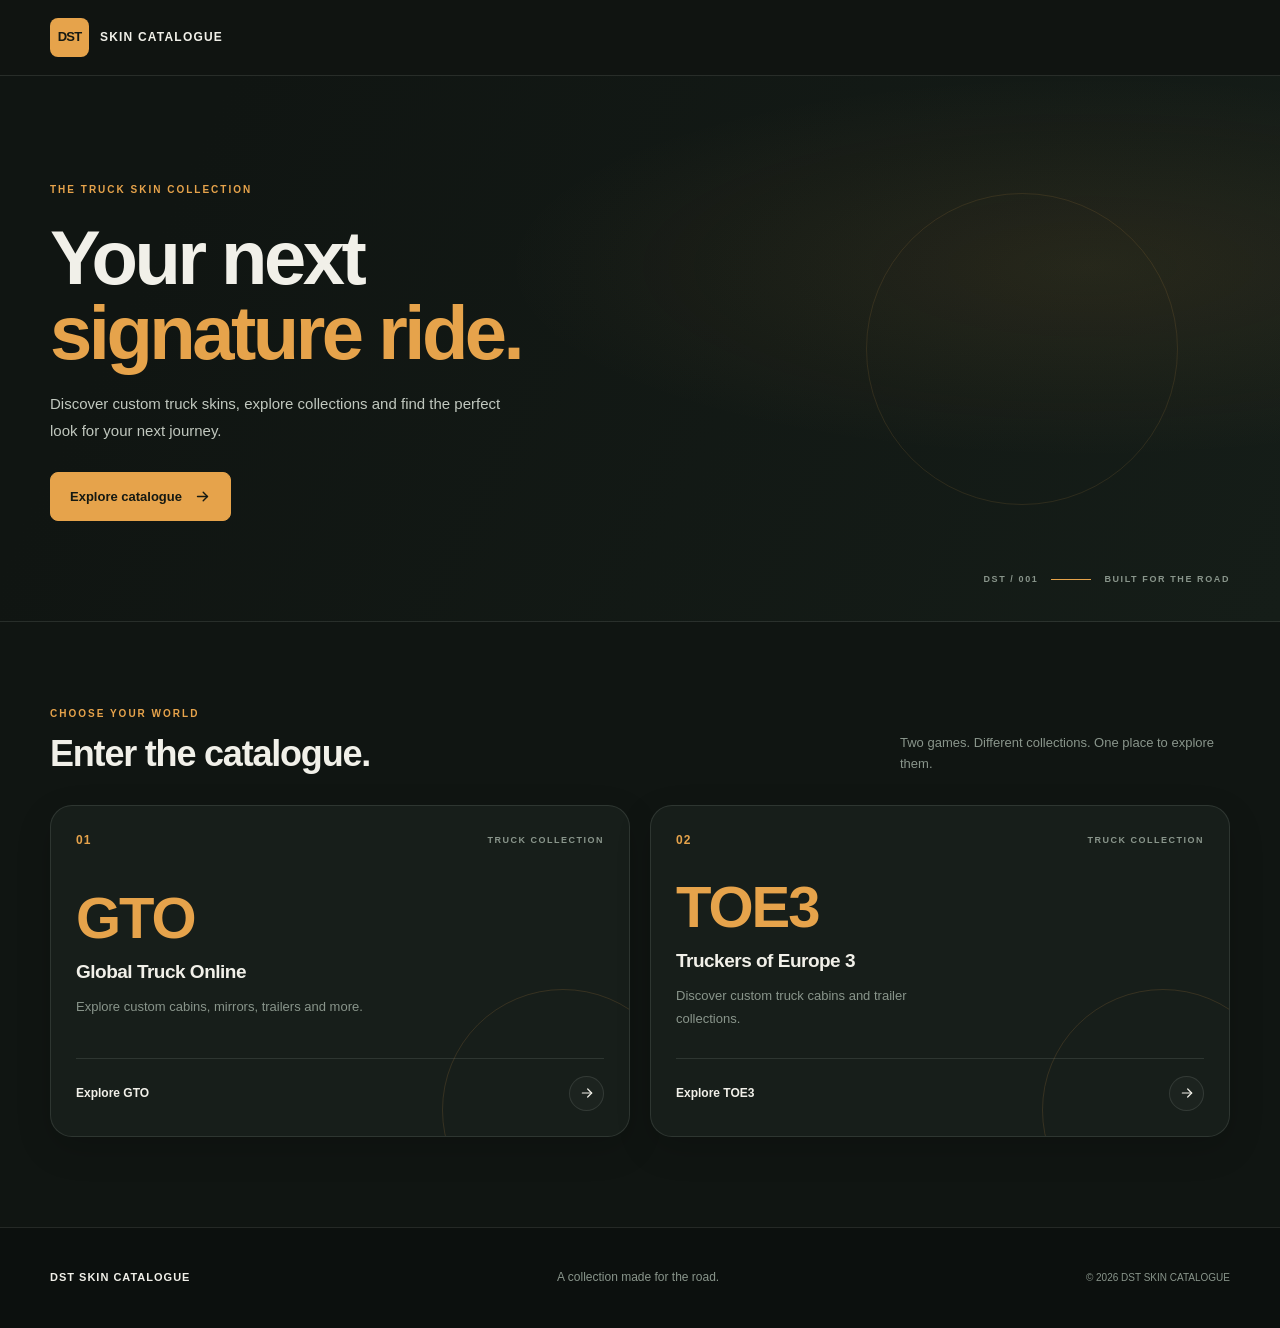
<file: index.html>
<!DOCTYPE html>
<html lang="en">
<head>
    <meta charset="UTF-8">
    <meta name="viewport" content="width=device-width, initial-scale=1.0">

    <title>DST SKIN CATALOGUE | Truck Skin Collection</title>

    <meta name="description" content="Explore, discover and collect custom truck skins for Global Truck Online and Truckers of Europe 3.">
    <meta name="theme-color" content="#111714">

    <meta name="application-name" content="DST SKIN CATALOGUE">
    <meta name="apple-mobile-web-app-capable" content="yes">
    <meta name="apple-mobile-web-app-title" content="DST SKIN CATALOGUE">

    <link rel="manifest" href="manifest.webmanifest">
    <link rel="icon" href="shared/shared-assets/site-logo.png">
    <link rel="apple-touch-icon" href="shared/shared-assets/icons/icon-192.png">

    <link rel="stylesheet" href="shared/shared-styles/site.css">

    <script src="shared/shared-js/common.js" defer></script>
    <script src="shared/shared-js/navigation.js" defer></script>
</head>

<body class="landing-page">

    <!-- HEADER -->
    <header class="site-header">
        <div class="header-inner">

            <a href="index.html" class="site-brand" aria-label="DST Skin Catalogue home">
                <span class="brand-mark">DST</span>
                <span class="brand-name">SKIN CATALOGUE</span>
            </a>

            <nav class="header-actions" aria-label="Main navigation">

                <button
                    class="install-button"
                    type="button"
                    aria-label="Install DST Skin Catalogue"
                    data-install-button
                    hidden
                >
                    <svg viewBox="0 0 24 24" fill="none"
                         stroke="currentColor" stroke-width="1.8"
                         stroke-linecap="round" stroke-linejoin="round"
                         aria-hidden="true">
                        <path d="M12 3v12"></path>
                        <path d="m7 10 5 5 5-5"></path>
                        <path d="M5 17v3h14v-3"></path>
                    </svg>
                </button>

            </nav>

        </div>
    </header>


    <!-- MAIN CONTENT -->
    <main>

        <!-- HERO -->
        <section class="landing-hero">

            <div class="hero-content">

                <span class="eyebrow">
                    THE TRUCK SKIN COLLECTION
                </span>

                <h1>
                    Your next
                    <span>signature ride.</span>
                </h1>

                <p class="hero-description">
                    Discover custom truck skins, explore collections
                    and find the perfect look for your next journey.
                </p>

                <a href="#choose-game" class="primary-button">
                    Explore catalogue
                    <svg viewBox="0 0 24 24" fill="none"
                         stroke="currentColor" stroke-width="2"
                         stroke-linecap="round" stroke-linejoin="round"
                         aria-hidden="true">
                        <path d="M5 12h14"></path>
                        <path d="m13 6 6 6-6 6"></path>
                    </svg>
                </a>

            </div>

            <div class="hero-decoration" aria-hidden="true">
                <span class="hero-index">DST / 001</span>
                <span class="hero-line"></span>
                <span class="hero-caption">BUILT FOR THE ROAD</span>
            </div>

        </section>


        <!-- GAME SELECTION -->
        <section class="game-selection" id="choose-game">

            <div class="section-heading">

                <div>
                    <span class="eyebrow">CHOOSE YOUR WORLD</span>
                    <h2>Enter the catalogue.</h2>
                </div>

                <p>
                    Two games. Different collections.
                    One place to explore them.
                </p>

            </div>


            <div class="game-grid">

                <!-- GLOBAL TRUCK ONLINE -->
                <a href="GTO/GTO-home.html"
                   class="game-card game-card-gto">

                    <div class="game-card-top">
                        <span class="game-number">01</span>
                        <span class="game-category">TRUCK COLLECTION</span>
                    </div>

                    <div class="game-card-content">

                        <span class="game-abbreviation">GTO</span>

                        <h3>Global Truck Online</h3>

                        <p>
                            Explore custom cabins, mirrors,
                            trailers and more.
                        </p>

                    </div>

                    <div class="game-card-bottom">

                        <span>Explore GTO</span>

                        <span class="card-arrow" aria-hidden="true">
                            <svg viewBox="0 0 24 24" fill="none"
                                 stroke="currentColor" stroke-width="1.8"
                                 stroke-linecap="round" stroke-linejoin="round">
                                <path d="M5 12h14"></path>
                                <path d="m13 6 6 6-6 6"></path>
                            </svg>
                        </span>

                    </div>

                </a>


                <!-- TRUCKERS OF EUROPE 3 -->
                <a href="TOE3/TOE3-home.html"
                   class="game-card game-card-toe3">

                    <div class="game-card-top">
                        <span class="game-number">02</span>
                        <span class="game-category">TRUCK COLLECTION</span>
                    </div>

                    <div class="game-card-content">

                        <span class="game-abbreviation">TOE3</span>

                        <h3>Truckers of Europe 3</h3>

                        <p>
                            Discover custom truck cabins
                            and trailer collections.
                        </p>

                    </div>

                    <div class="game-card-bottom">

                        <span>Explore TOE3</span>

                        <span class="card-arrow" aria-hidden="true">
                            <svg viewBox="0 0 24 24" fill="none"
                                 stroke="currentColor" stroke-width="1.8"
                                 stroke-linecap="round" stroke-linejoin="round">
                                <path d="M5 12h14"></path>
                                <path d="m13 6 6 6-6 6"></path>
                            </svg>
                        </span>

                    </div>

                </a>

            </div>

        </section>

    </main>


    <!-- FOOTER -->
    <footer class="site-footer">

        <div class="footer-inner">

            <a href="index.html" class="footer-brand">
                DST SKIN CATALOGUE
            </a>

            <p>
                A collection made for the road.
            </p>

            <span class="footer-copyright">
                &copy; <span data-current-year>2026</span>
                DST SKIN CATALOGUE
            </span>

        </div>

    </footer>

</body>
  </html>
</file>
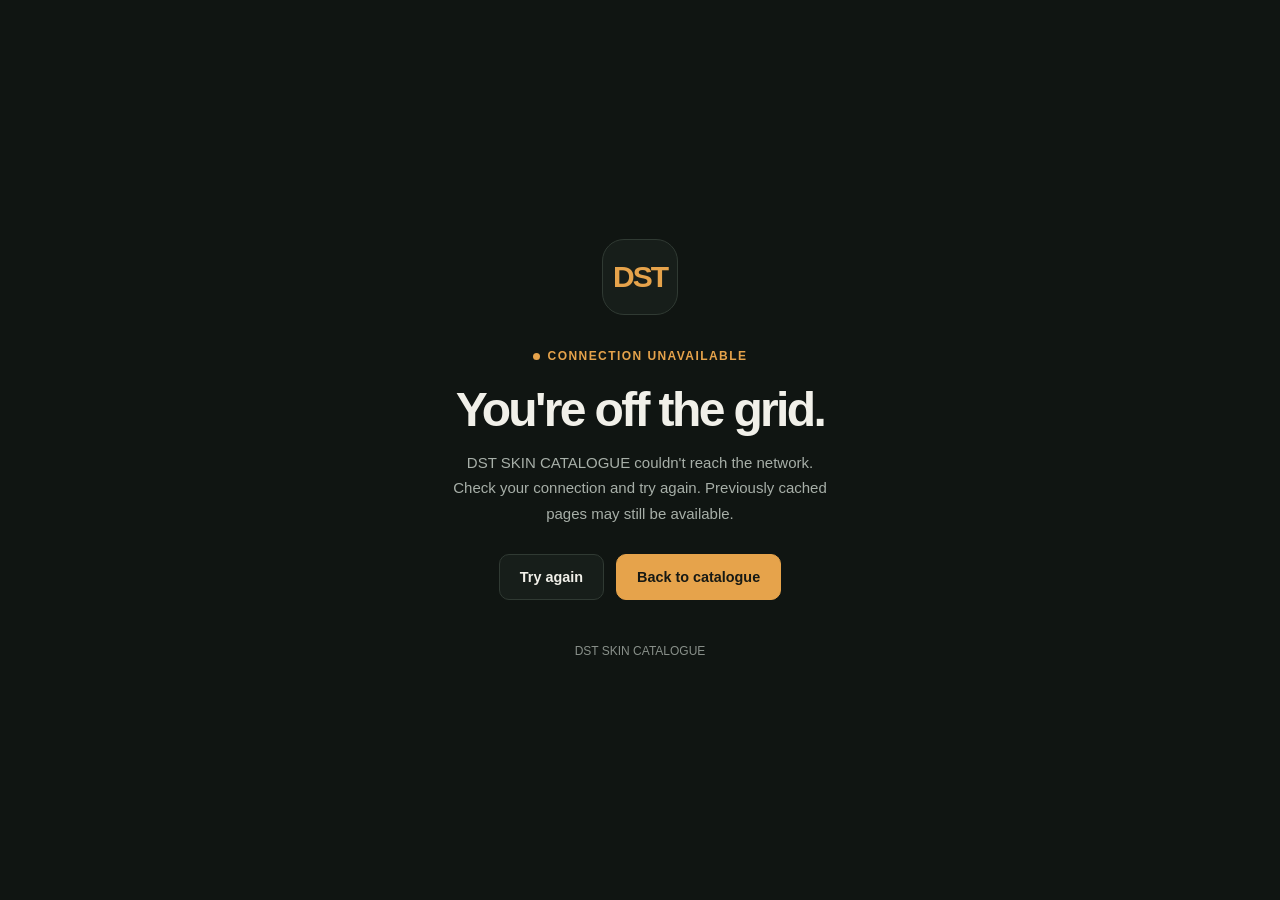
<file: offline.html>
<!DOCTYPE html>
<html lang="en">
<head>
  <meta charset="UTF-8">
  <meta name="viewport" content="width=device-width, initial-scale=1.0">
  <meta name="theme-color" content="#101512">
  <meta name="robots" content="noindex">
  <title>You're Offline | DST SKIN CATALOGUE</title>

  <link rel="stylesheet" href="./shared/shared-styles/site.css">

  <style>
    .offline-page {
      min-height: 100svh;
      display: grid;
      place-items: center;
      padding: 24px;
    }

    .offline-content {
      width: min(100%, 480px);
      text-align: center;
    }

    .offline-mark {
      width: 76px;
      height: 76px;
      display: grid;
      place-items: center;
      margin: 0 auto 28px;
      border: 1px solid var(--border, #303a33);
      border-radius: 22px;
      background: var(--surface, #171e1a);
      color: var(--accent, #e6a34b);
      font-size: 30px;
      font-weight: 800;
      letter-spacing: -2px;
    }

    .offline-status {
      display: inline-flex;
      align-items: center;
      gap: 8px;
      margin-bottom: 18px;
      color: var(--accent, #e6a34b);
      font-size: 0.75rem;
      font-weight: 700;
      letter-spacing: 0.12em;
      text-transform: uppercase;
    }

    .offline-status::before {
      content: "";
      width: 7px;
      height: 7px;
      border-radius: 50%;
      background: currentColor;
    }

    .offline-content h1 {
      margin: 0 0 14px;
      color: var(--text, #f1f0e9);
      font-size: clamp(2rem, 7vw, 3rem);
      line-height: 1.08;
      letter-spacing: -0.055em;
    }

    .offline-content p {
      max-width: 380px;
      margin: 0 auto 28px;
      color: var(--muted, #a7afa8);
      line-height: 1.7;
    }

    .offline-actions {
      display: flex;
      flex-wrap: wrap;
      justify-content: center;
      gap: 12px;
    }

    .offline-actions a,
    .offline-actions button {
      min-height: 46px;
      display: inline-flex;
      align-items: center;
      justify-content: center;
      padding: 0 20px;
      border: 1px solid var(--border, #303a33);
      border-radius: 10px;
      background: var(--surface, #171e1a);
      color: var(--text, #f1f0e9);
      font: inherit;
      font-size: 0.9rem;
      font-weight: 650;
      text-decoration: none;
      cursor: pointer;
      transition: background 180ms ease, border-color 180ms ease;
    }

    .offline-actions .offline-home {
      border-color: var(--accent, #e6a34b);
      background: var(--accent, #e6a34b);
      color: #171914;
    }

    .offline-actions a:hover,
    .offline-actions button:hover {
      border-color: var(--accent, #e6a34b);
    }

    .offline-actions a:focus-visible,
    .offline-actions button:focus-visible {
      outline: 3px solid var(--accent, #e6a34b);
      outline-offset: 3px;
    }

    .offline-note {
      margin-top: 42px;
      color: var(--muted, #a7afa8);
      font-size: 0.75rem;
      opacity: 0.8;
    }

    @media (prefers-reduced-motion: reduce) {
      .offline-actions a,
      .offline-actions button {
        transition: none;
      }
    }
  </style>
</head>

<body>
  <main class="offline-page">
    <section class="offline-content" aria-labelledby="offline-title">
      <div class="offline-mark" aria-hidden="true">DST</div>

      <div class="offline-status">Connection unavailable</div>

      <h1 id="offline-title">You're off the grid.</h1>

      <p>
        DST SKIN CATALOGUE couldn't reach the network.
        Check your connection and try again. Previously cached
        pages may still be available.
      </p>

      <div class="offline-actions">
        <button type="button" id="retry-button">
          Try again
        </button>

        <a class="offline-home" href="./index.html">
          Back to catalogue
        </a>
      </div>

      <div class="offline-note">
        DST SKIN CATALOGUE
      </div>
    </section>
  </main>

  <script>
    document
      .getElementById("retry-button")
      .addEventListener("click", () => {
        window.location.reload();
      });
  </script>
</body>
</html>
</file>
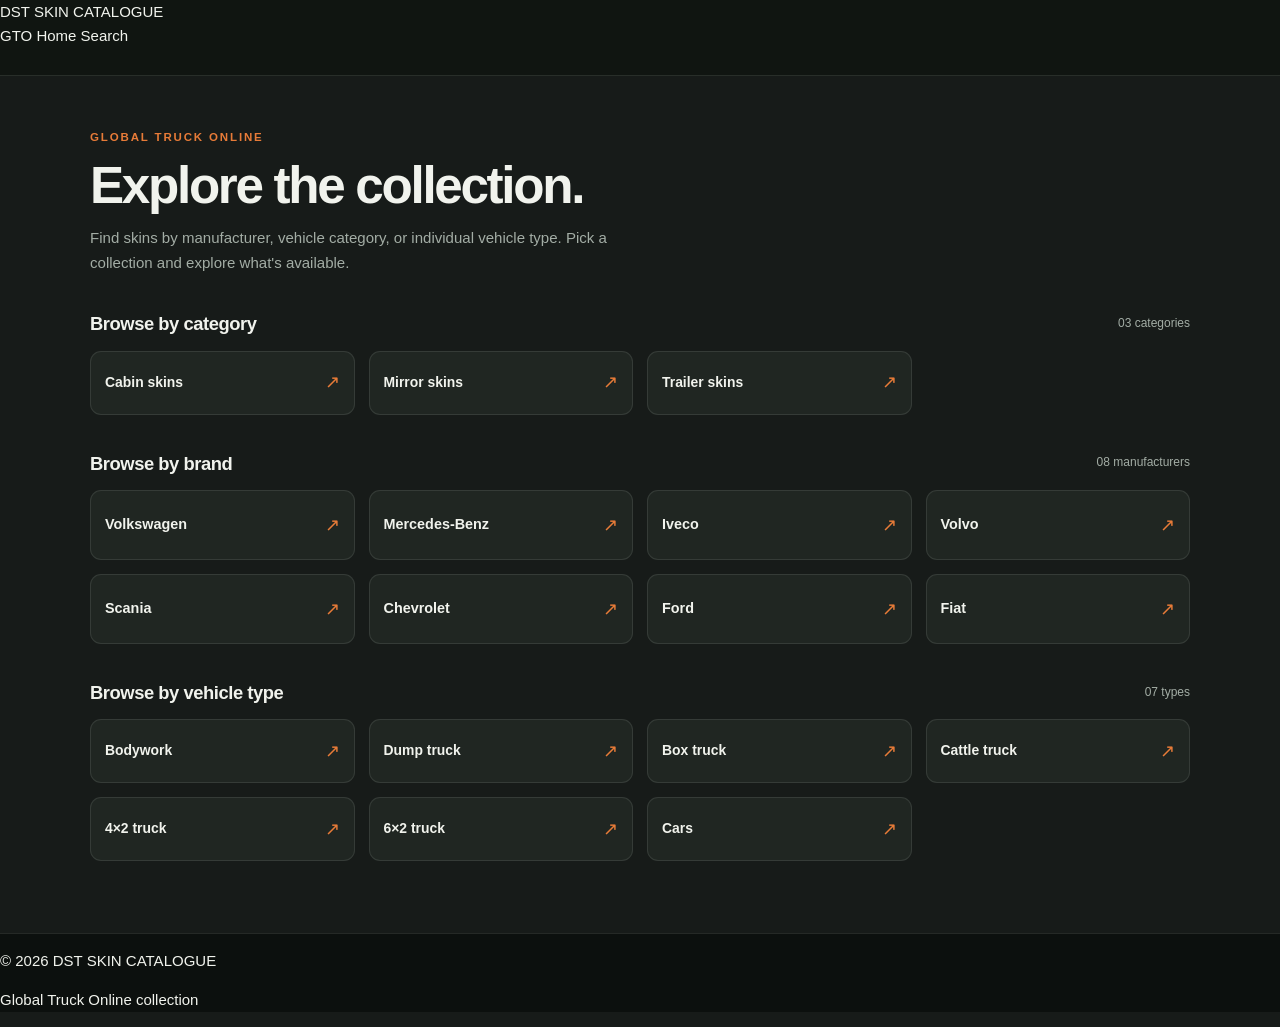
<file: GTO/GTO-browse.html>
<!DOCTYPE html>
<html lang="en">
<head>
  <meta charset="UTF-8">
  <meta name="viewport" content="width=device-width, initial-scale=1.0">
  <meta name="theme-color" content="#171b19">
  <meta name="description" content="Explore Global Truck Online skins by brand, part category and vehicle type at DST SKIN CATALOGUE.">
  <title>Browse GTO Skins | DST SKIN CATALOGUE</title>

  <link rel="manifest" href="../manifest.webmanifest">
  <link rel="icon" href="../shared/shared-assets/site-logo.png">
  <link rel="stylesheet" href="../shared/shared-styles/site.css">

  <style>
    :root {
      --gto-accent: #e77b38;
      --gto-surface: #202622;
      --gto-border: rgba(232, 239, 233, 0.1);
      --gto-muted: #a3ada5;
      --gto-text: #f1f3ed;
    }

    body {
      background: #171b19;
      color: var(--gto-text);
    }

    .browse-page {
      width: min(100% - 36px, 1100px);
      margin: 0 auto;
      padding: 36px 0 72px;
    }

    .browse-heading {
      margin-bottom: 32px;
    }

    .browse-eyebrow {
      color: var(--gto-accent);
      font-size: 0.72rem;
      font-weight: 800;
      letter-spacing: 0.16em;
      text-transform: uppercase;
      margin-bottom: 12px;
    }

    .browse-heading h1 {
      margin: 0 0 12px;
      font-size: clamp(2rem, 6vw, 3.2rem);
      line-height: 1.08;
      letter-spacing: -0.045em;
    }

    .browse-heading p {
      max-width: 560px;
      margin: 0;
      color: var(--gto-muted);
      font-size: 0.94rem;
      line-height: 1.65;
    }

    .browse-section {
      margin-top: 38px;
    }

    .section-heading {
      display: flex;
      align-items: center;
      justify-content: space-between;
      gap: 14px;
      margin-bottom: 16px;
    }

    .section-heading h2 {
      margin: 0;
      font-size: 1.15rem;
      letter-spacing: -0.025em;
    }

    .section-kicker {
      color: var(--gto-muted);
      font-size: 0.75rem;
    }

    .browse-options {
      display: grid;
      grid-template-columns: repeat(2, minmax(0, 1fr));
      gap: 11px;
    }

    .browse-option {
      display: flex;
      align-items: center;
      justify-content: space-between;
      gap: 10px;
      min-height: 64px;
      padding: 14px;
      border: 1px solid var(--gto-border);
      border-radius: 11px;
      background: var(--gto-surface);
      color: var(--gto-text);
      text-decoration: none;
      transition: transform 180ms ease, border-color 180ms ease;
    }

    .browse-option:hover,
    .browse-option:focus-visible {
      transform: translateY(-2px);
      border-color: rgba(231, 123, 56, 0.55);
      outline: none;
    }

    .browse-option span:first-child {
      font-size: 0.87rem;
      font-weight: 700;
      line-height: 1.35;
    }

    .browse-arrow {
      flex: 0 0 auto;
      color: var(--gto-accent);
      font-size: 1.1rem;
    }

    .brand-options {
      grid-template-columns: repeat(2, minmax(0, 1fr));
    }

    .brand-option {
      min-height: 70px;
    }

    .brand-option span:first-child {
      font-size: 0.9rem;
    }

    .browse-results {
      margin-top: 48px;
      scroll-margin-top: 24px;
    }

    .results-topline {
      display: flex;
      align-items: end;
      justify-content: space-between;
      gap: 16px;
      margin-bottom: 18px;
    }

    .results-topline h2 {
      margin: 0;
      font-size: 1.35rem;
      letter-spacing: -0.03em;
    }

    .results-description {
      margin: 7px 0 0;
      color: var(--gto-muted);
      font-size: 0.83rem;
      line-height: 1.5;
    }

    .results-count {
      color: var(--gto-muted);
      font-size: 0.78rem;
      white-space: nowrap;
    }

    .results-grid {
      display: grid;
      grid-template-columns: repeat(2, minmax(0, 1fr));
      gap: 14px;
    }

    .skin-card {
      min-width: 0;
      overflow: hidden;
      border: 1px solid var(--gto-border);
      border-radius: 12px;
      background: var(--gto-surface);
      color: inherit;
      text-decoration: none;
      transition: transform 180ms ease, border-color 180ms ease;
    }

    .skin-card:hover {
      transform: translateY(-3px);
      border-color: rgba(231, 123, 56, 0.5);
    }

    .skin-card-image {
      display: block;
      width: 100%;
      aspect-ratio: 4 / 3;
      object-fit: cover;
      background: #2b332e;
    }

    .skin-card-content {
      padding: 12px;
    }

    .skin-card-title {
      margin: 0;
      font-size: 0.84rem;
      line-height: 1.4;
      font-weight: 750;
      overflow-wrap: anywhere;
    }

    .skin-card-meta {
      margin-top: 7px;
      color: var(--gto-muted);
      font-size: 0.72rem;
    }

    .results-state {
      grid-column: 1 / -1;
      padding: 35px 20px;
      border: 1px dashed var(--gto-border);
      border-radius: 12px;
      text-align: center;
      color: var(--gto-muted);
      line-height: 1.6;
    }

    .results-state strong {
      display: block;
      color: var(--gto-text);
      margin-bottom: 6px;
      font-size: 0.95rem;
    }

    [hidden] {
      display: none !important;
    }

    @media (min-width: 620px) {
      .browse-page {
        padding-top: 52px;
      }

      .browse-options {
        grid-template-columns: repeat(3, minmax(0, 1fr));
        gap: 14px;
      }

      .brand-options {
        grid-template-columns: repeat(4, minmax(0, 1fr));
      }

      .results-grid {
        grid-template-columns: repeat(3, minmax(0, 1fr));
        gap: 18px;
      }

      .skin-card-content {
        padding: 15px;
      }

      .skin-card-title {
        font-size: 0.9rem;
      }
    }

    @media (min-width: 900px) {
      .browse-options {
        grid-template-columns: repeat(4, minmax(0, 1fr));
      }

      .brand-options {
        grid-template-columns: repeat(4, minmax(0, 1fr));
      }

      .results-grid {
        grid-template-columns: repeat(4, minmax(0, 1fr));
      }
    }

    @media (prefers-reduced-motion: reduce) {
      *,
      *::before,
      *::after {
        scroll-behavior: auto !important;
        transition-duration: 0.01ms !important;
        animation-duration: 0.01ms !important;
      }
    }
  </style>
</head>

<body>
  <header class="site-header">
    <nav class="site-nav" aria-label="Main navigation">
      <a class="site-brand" href="../index.html">
        <span>DST SKIN CATALOGUE</span>
      </a>

      <div class="site-nav-actions">
        <a href="GTO-home.html" class="nav-link">GTO Home</a>
        <a href="GTO-search.html" class="nav-link">Search</a>
        <button type="button" class="install-button" data-install-button hidden>
          Install
        </button>
      </div>
    </nav>
  </header>

  <main class="browse-page">
    <section class="browse-heading">
      <div class="browse-eyebrow">Global Truck Online</div>
      <h1>Explore the collection.</h1>
      <p>
        Find skins by manufacturer, vehicle category, or individual
        vehicle type. Pick a collection and explore what's available.
      </p>
    </section>

    <section class="browse-section" aria-labelledby="parts-heading">
      <div class="section-heading">
        <h2 id="parts-heading">Browse by category</h2>
        <span class="section-kicker">03 categories</span>
      </div>

      <div class="browse-options" data-gto-part-options>
        <a class="browse-option" href="GTO-browse.html?kind=part&value=cabin">
          <span>Cabin skins</span>
          <span class="browse-arrow" aria-hidden="true">↗</span>
        </a>

        <a class="browse-option" href="GTO-browse.html?kind=part&value=mirror">
          <span>Mirror skins</span>
          <span class="browse-arrow" aria-hidden="true">↗</span>
        </a>

        <a class="browse-option" href="GTO-browse.html?kind=part&value=trailer">
          <span>Trailer skins</span>
          <span class="browse-arrow" aria-hidden="true">↗</span>
        </a>
      </div>
    </section>

    <section class="browse-section" aria-labelledby="brands-heading">
      <div class="section-heading">
        <h2 id="brands-heading">Browse by brand</h2>
        <span class="section-kicker">08 manufacturers</span>
      </div>

      <div class="browse-options brand-options" data-gto-brand-options>
        <a class="browse-option brand-option" href="GTO-browse.html?kind=brand&value=volkswagen">
          <span>Volkswagen</span>
          <span class="browse-arrow" aria-hidden="true">↗</span>
        </a>

        <a class="browse-option brand-option" href="GTO-browse.html?kind=brand&value=mercedes-benz">
          <span>Mercedes-Benz</span>
          <span class="browse-arrow" aria-hidden="true">↗</span>
        </a>

        <a class="browse-option brand-option" href="GTO-browse.html?kind=brand&value=iveco">
          <span>Iveco</span>
          <span class="browse-arrow" aria-hidden="true">↗</span>
        </a>

        <a class="browse-option brand-option" href="GTO-browse.html?kind=brand&value=volvo">
          <span>Volvo</span>
          <span class="browse-arrow" aria-hidden="true">↗</span>
        </a>

        <a class="browse-option brand-option" href="GTO-browse.html?kind=brand&value=scania">
          <span>Scania</span>
          <span class="browse-arrow" aria-hidden="true">↗</span>
        </a>

        <a class="browse-option brand-option" href="GTO-browse.html?kind=brand&value=chevrolet">
          <span>Chevrolet</span>
          <span class="browse-arrow" aria-hidden="true">↗</span>
        </a>

        <a class="browse-option brand-option" href="GTO-browse.html?kind=brand&value=ford">
          <span>Ford</span>
          <span class="browse-arrow" aria-hidden="true">↗</span>
        </a>

        <a class="browse-option brand-option" href="GTO-browse.html?kind=brand&value=fiat">
          <span>Fiat</span>
          <span class="browse-arrow" aria-hidden="true">↗</span>
        </a>
      </div>
    </section>

    <section class="browse-section" aria-labelledby="vehicles-heading">
      <div class="section-heading">
        <h2 id="vehicles-heading">Browse by vehicle type</h2>
        <span class="section-kicker">07 types</span>
      </div>

      <div class="browse-options" data-gto-vehicle-options>
        <a class="browse-option" href="GTO-browse.html?kind=vehicle&value=bodywork">
          <span>Bodywork</span>
          <span class="browse-arrow" aria-hidden="true">↗</span>
        </a>

        <a class="browse-option" href="GTO-browse.html?kind=vehicle&value=dump-truck">
          <span>Dump truck</span>
          <span class="browse-arrow" aria-hidden="true">↗</span>
        </a>

        <a class="browse-option" href="GTO-browse.html?kind=vehicle&value=box-truck">
          <span>Box truck</span>
          <span class="browse-arrow" aria-hidden="true">↗</span>
        </a>

        <a class="browse-option" href="GTO-browse.html?kind=vehicle&value=cattle-truck">
          <span>Cattle truck</span>
          <span class="browse-arrow" aria-hidden="true">↗</span>
        </a>

        <a class="browse-option" href="GTO-browse.html?kind=vehicle&value=4x2-truck">
          <span>4×2 truck</span>
          <span class="browse-arrow" aria-hidden="true">↗</span>
        </a>

        <a class="browse-option" href="GTO-browse.html?kind=vehicle&value=6x2-truck">
          <span>6×2 truck</span>
          <span class="browse-arrow" aria-hidden="true">↗</span>
        </a>

        <a class="browse-option" href="GTO-browse.html?kind=vehicle&value=cars">
          <span>Cars</span>
          <span class="browse-arrow" aria-hidden="true">↗</span>
        </a>
      </div>
    </section>

    <section
      class="browse-results"
      id="browse-results"
      data-gto-browse-results
      hidden
      aria-live="polite"
    >
      <div class="results-topline">
        <div>
          <h2 data-gto-browse-title>Collection</h2>
          <p class="results-description" data-gto-browse-description></p>
        </div>

        <span class="results-count" data-gto-browse-count></span>
      </div>

      <div class="results-grid" data-gto-browse-grid>
        <div class="results-state">
          <strong>Loading collection...</strong>
          Your matching skins will appear here.
        </div>
      </div>
    </section>
  </main>

  <footer class="site-footer">
    <p>© <span data-current-year></span> DST SKIN CATALOGUE</p>
    <p>Global Truck Online collection</p>
  </footer>

  <script src="../shared/shared-js/common.js" defer></script>
  <script src="../shared/shared-js/navigation.js" defer></script>
  <script src="../shared/shared-js/search.js" defer></script>
  <script src="../shared/shared-js/browse.js" defer></script>
  <script src="../shared/shared-js/skin-renderer.js" defer></script>
  <script src="GTO-js/GTO.js" defer></script>
</body>
      </html>
</file>
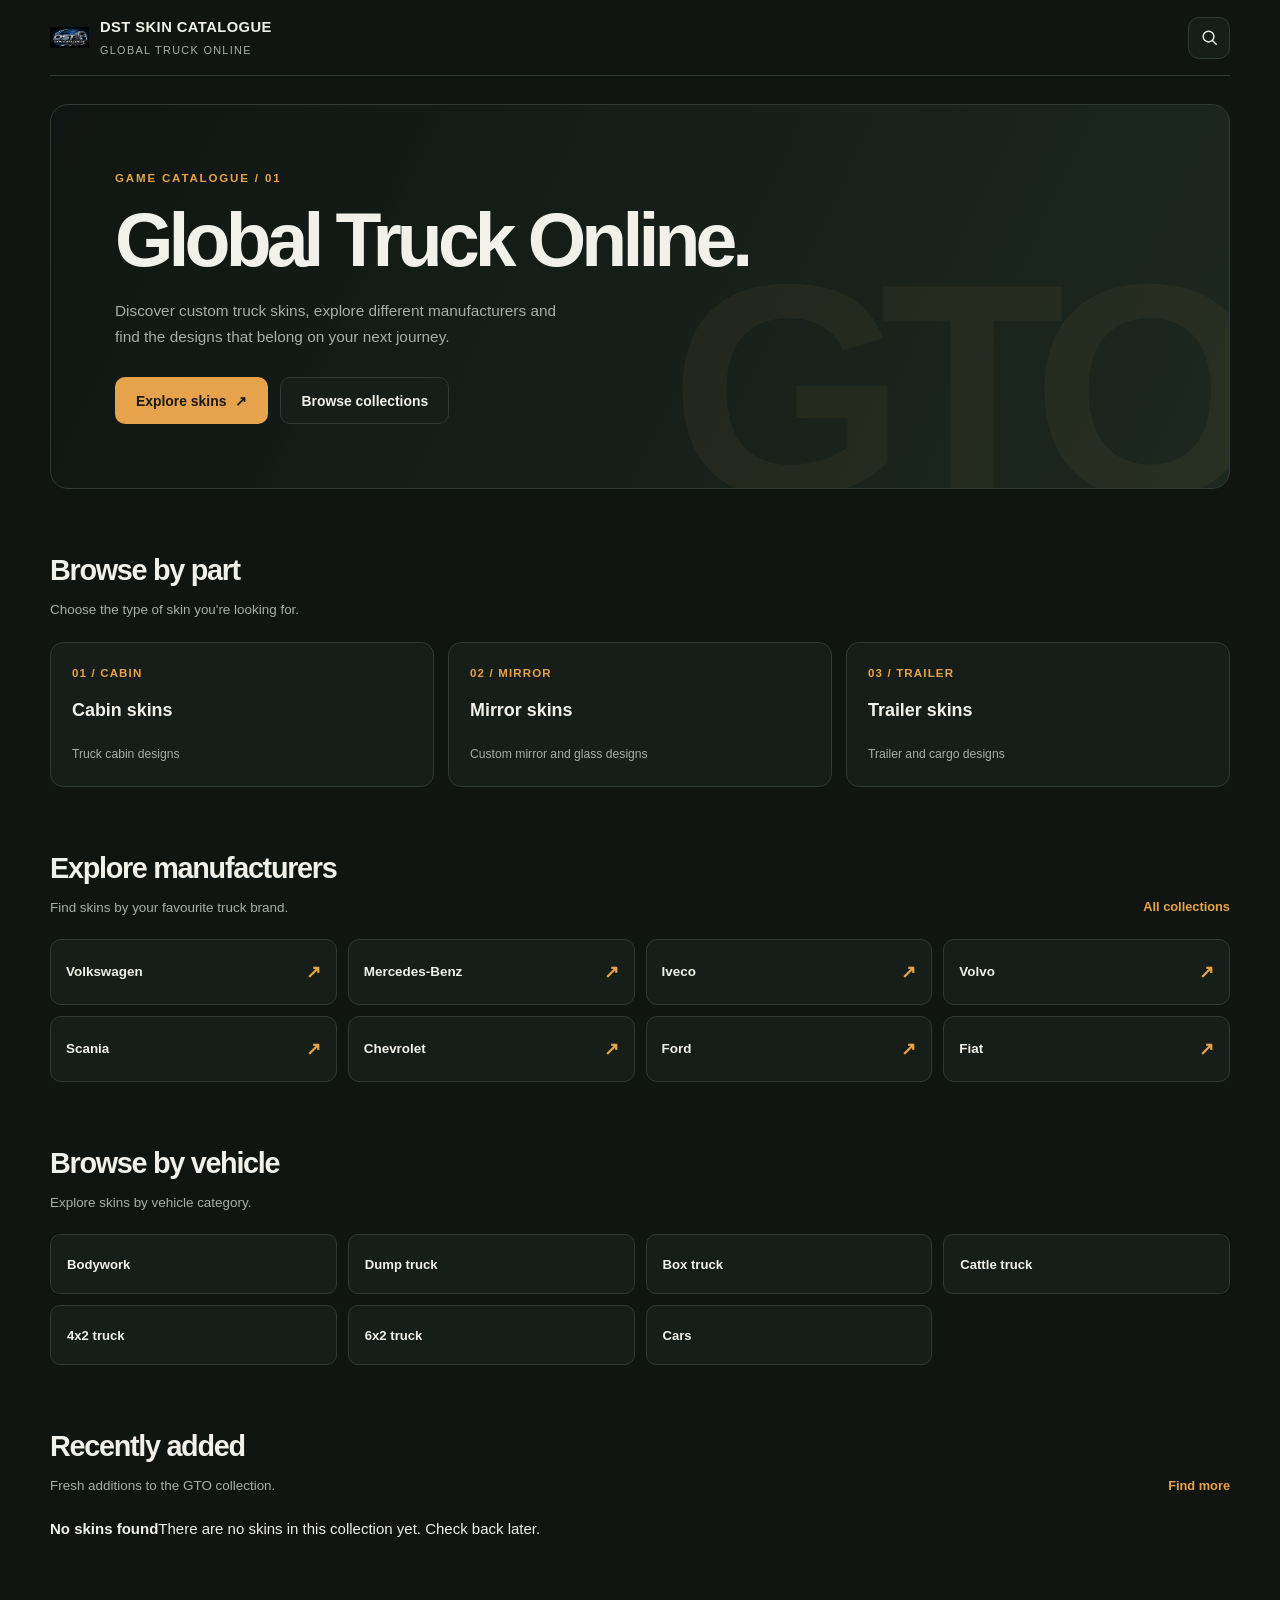
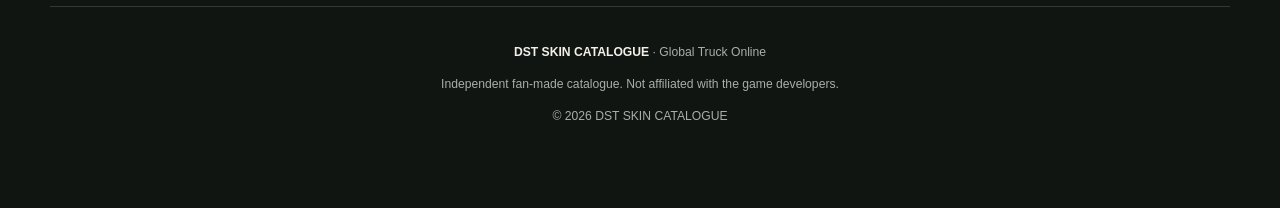
<file: GTO/GTO-home.html>
<!DOCTYPE html>
<html lang="en">
<head>
  <meta charset="UTF-8">
  <meta name="viewport" content="width=device-width, initial-scale=1.0">
  <meta name="theme-color" content="#101512">

  <meta
    name="description"
    content="Explore custom Global Truck Online skins in the DST SKIN CATALOGUE."
  >

  <title>Global Truck Online | DST SKIN CATALOGUE</title>

  <link rel="manifest" href="../manifest.webmanifest">
  <link rel="icon" href="../shared/shared-assets/site-logo.png">
  <link rel="stylesheet" href="../shared/shared-styles/site.css">

  <style>
    .gto-page {
      width: min(100% - 40px, 1180px);
      margin: 0 auto;
      padding-bottom: 70px;
    }

    .gto-topbar {
      display: flex;
      align-items: center;
      justify-content: space-between;
      gap: 16px;
      min-height: 76px;
      border-bottom: 1px solid var(--border, #303a33);
    }

    .gto-brand {
      display: flex;
      align-items: center;
      gap: 11px;
      min-width: 0;
      color: var(--text, #f1f0e9);
      text-decoration: none;
    }

    .gto-brand img {
      width: 39px;
      height: 39px;
      object-fit: contain;
    }

    .gto-brand-text {
      display: grid;
      gap: 2px;
    }

    .gto-brand-text strong {
      font-size: 0.92rem;
      letter-spacing: 0.03em;
    }

    .gto-brand-text span {
      color: var(--muted, #a7afa8);
      font-size: 0.68rem;
      letter-spacing: 0.12em;
      text-transform: uppercase;
    }

    .gto-nav-actions {
      display: flex;
      align-items: center;
      gap: 9px;
    }

    .gto-icon-button {
      width: 42px;
      height: 42px;
      display: grid;
      place-items: center;
      border: 1px solid var(--border, #303a33);
      border-radius: 11px;
      background: var(--surface, #171e1a);
      color: var(--text, #f1f0e9);
      text-decoration: none;
      cursor: pointer;
      transition: border-color 180ms ease, transform 180ms ease;
    }

    .gto-icon-button:hover {
      border-color: var(--accent, #e6a34b);
      transform: translateY(-2px);
    }

    .gto-icon-button svg {
      width: 19px;
      height: 19px;
    }

    .gto-hero {
      position: relative;
      overflow: hidden;
      display: flex;
      flex-direction: column;
      justify-content: center;
      min-height: 310px;
      margin-top: 28px;
      padding: clamp(28px, 6vw, 64px);
      border: 1px solid var(--border, #303a33);
      border-radius: 18px;
      background:
        linear-gradient(115deg, rgba(16, 21, 18, 0.98), rgba(29, 42, 33, 0.88)),
        var(--surface, #171e1a);
    }

    .gto-hero::after {
      content: "GTO";
      position: absolute;
      right: -12px;
      bottom: -55px;
      color: rgba(230, 163, 75, 0.055);
      font-size: clamp(9rem, 27vw, 19rem);
      font-weight: 900;
      letter-spacing: -0.09em;
      line-height: 1;
      pointer-events: none;
    }

    .gto-eyebrow {
      position: relative;
      z-index: 1;
      margin-bottom: 15px;
      color: var(--accent, #e6a34b);
      font-size: 0.72rem;
      font-weight: 750;
      letter-spacing: 0.16em;
      text-transform: uppercase;
    }

    .gto-hero h1 {
      position: relative;
      z-index: 1;
      max-width: 650px;
      margin: 0;
      color: var(--text, #f1f0e9);
      font-size: clamp(2.3rem, 7vw, 4.7rem);
      font-weight: 800;
      letter-spacing: -0.065em;
      line-height: 1.02;
    }

    .gto-hero p {
      position: relative;
      z-index: 1;
      max-width: 460px;
      margin: 19px 0 0;
      color: var(--muted, #a7afa8);
      font-size: 0.96rem;
      line-height: 1.7;
    }

    .gto-hero-actions {
      position: relative;
      z-index: 1;
      display: flex;
      flex-wrap: wrap;
      gap: 12px;
      margin-top: 27px;
    }

    .gto-primary-link,
    .gto-secondary-link {
      min-height: 47px;
      display: inline-flex;
      align-items: center;
      justify-content: center;
      gap: 9px;
      padding: 0 20px;
      border: 1px solid transparent;
      border-radius: 10px;
      font-size: 0.87rem;
      font-weight: 700;
      text-decoration: none;
      transition: transform 180ms ease, background 180ms ease;
    }

    .gto-primary-link {
      background: var(--accent, #e6a34b);
      color: #171914;
    }

    .gto-secondary-link {
      border-color: var(--border, #303a33);
      background: var(--surface, #171e1a);
      color: var(--text, #f1f0e9);
    }

    .gto-primary-link:hover,
    .gto-secondary-link:hover {
      transform: translateY(-2px);
    }

    .gto-section {
      margin-top: 58px;
    }

    .gto-section-heading {
      display: flex;
      align-items: end;
      justify-content: space-between;
      gap: 16px;
      margin-bottom: 21px;
    }

    .gto-section-heading h2 {
      margin: 0;
      color: var(--text, #f1f0e9);
      font-size: clamp(1.35rem, 4vw, 1.8rem);
      letter-spacing: -0.045em;
    }

    .gto-section-heading p {
      margin: 7px 0 0;
      color: var(--muted, #a7afa8);
      font-size: 0.84rem;
      line-height: 1.5;
    }

    .gto-section-link {
      flex-shrink: 0;
      color: var(--accent, #e6a34b);
      font-size: 0.8rem;
      font-weight: 700;
      text-decoration: none;
    }

    .gto-category-grid {
      display: grid;
      grid-template-columns: repeat(3, minmax(0, 1fr));
      gap: 14px;
    }

    .gto-category-card {
      min-height: 145px;
      display: flex;
      flex-direction: column;
      justify-content: space-between;
      padding: 21px;
      border: 1px solid var(--border, #303a33);
      border-radius: 13px;
      background: var(--surface, #171e1a);
      color: var(--text, #f1f0e9);
      text-decoration: none;
      transition: border-color 180ms ease, transform 180ms ease;
    }

    .gto-category-card:hover {
      border-color: var(--accent, #e6a34b);
      transform: translateY(-3px);
    }

    .gto-category-number {
      color: var(--accent, #e6a34b);
      font-size: 0.72rem;
      font-weight: 750;
      letter-spacing: 0.1em;
    }

    .gto-category-card strong {
      font-size: 1.12rem;
    }

    .gto-category-card span:last-child {
      margin-top: 6px;
      color: var(--muted, #a7afa8);
      font-size: 0.76rem;
    }

    .gto-brand-grid {
      display: grid;
      grid-template-columns: repeat(4, minmax(0, 1fr));
      gap: 11px;
    }

    .gto-brand-card {
      min-height: 66px;
      display: flex;
      align-items: center;
      justify-content: space-between;
      gap: 10px;
      padding: 15px;
      border: 1px solid var(--border, #303a33);
      border-radius: 11px;
      background: var(--surface, #171e1a);
      color: var(--text, #f1f0e9);
      font-size: 0.84rem;
      font-weight: 650;
      text-decoration: none;
      transition: border-color 180ms ease, transform 180ms ease;
    }

    .gto-brand-card:hover {
      border-color: var(--accent, #e6a34b);
      transform: translateY(-2px);
    }

    .gto-brand-card span:last-child {
      color: var(--accent, #e6a34b);
      font-size: 1.1rem;
    }

    .gto-vehicle-grid {
      display: grid;
      grid-template-columns: repeat(4, minmax(0, 1fr));
      gap: 11px;
    }

    .gto-vehicle-card {
      min-height: 60px;
      display: flex;
      align-items: center;
      padding: 14px 16px;
      border: 1px solid var(--border, #303a33);
      border-radius: 10px;
      background: var(--surface, #171e1a);
      color: var(--text, #f1f0e9);
      font-size: 0.82rem;
      font-weight: 650;
      text-decoration: none;
      transition: border-color 180ms ease, transform 180ms ease;
    }

    .gto-vehicle-card:hover {
      border-color: var(--accent, #e6a34b);
      transform: translateY(-2px);
    }

    .gto-latest-grid {
      display: grid;
      grid-template-columns: repeat(2, minmax(0, 1fr));
      gap: 16px;
    }

    .gto-latest-status {
      grid-column: 1 / -1;
      padding: 30px 18px;
      border: 1px dashed var(--border, #303a33);
      border-radius: 12px;
      color: var(--muted, #a7afa8);
      font-size: 0.87rem;
      line-height: 1.6;
      text-align: center;
    }

    .gto-footer {
      margin-top: 65px;
      padding: 24px 0 0;
      border-top: 1px solid var(--border, #303a33);
      color: var(--muted, #a7afa8);
      font-size: 0.76rem;
      text-align: center;
    }

    .gto-footer strong {
      color: var(--text, #f1f0e9);
    }

    @media (max-width: 760px) {
      .gto-brand-grid,
      .gto-vehicle-grid {
        grid-template-columns: repeat(2, minmax(0, 1fr));
      }

      .gto-category-grid {
        gap: 10px;
      }

      .gto-category-card {
        min-height: 130px;
        padding: 16px;
      }
    }

    @media (max-width: 480px) {
      .gto-page {
        width: min(100% - 28px, 1180px);
      }

      .gto-topbar {
        min-height: 67px;
      }

      .gto-brand img {
        width: 34px;
        height: 34px;
      }

      .gto-brand-text strong {
        font-size: 0.8rem;
      }

      .gto-brand-text span {
        font-size: 0.61rem;
      }

      .gto-icon-button {
        width: 39px;
        height: 39px;
      }

      .gto-hero {
        min-height: 330px;
        margin-top: 19px;
        padding: 26px 21px;
        border-radius: 14px;
      }

      .gto-hero p {
        font-size: 0.87rem;
      }

      .gto-section {
        margin-top: 43px;
      }

      .gto-section-heading {
        align-items: start;
      }

      .gto-category-grid {
        grid-template-columns: 1fr;
      }

      .gto-category-card {
        min-height: 108px;
      }

      .gto-latest-grid {
        gap: 10px;
      }

      .gto-primary-link,
      .gto-secondary-link {
        min-height: 44px;
        padding: 0 15px;
        font-size: 0.8rem;
      }
    }

    @media (prefers-reduced-motion: reduce) {
      .gto-icon-button,
      .gto-primary-link,
      .gto-secondary-link,
      .gto-category-card,
      .gto-brand-card,
      .gto-vehicle-card {
        transition: none;
      }
    }
  </style>
</head>

<body>
  <main class="gto-page" data-gto-home>

    <!-- Navigation -->
    <header class="gto-topbar">
      <a class="gto-brand" href="../index.html" aria-label="DST Skin Catalogue home">
        <img
          src="../shared/shared-assets/site-logo.png"
          alt=""
          width="39"
          height="39"
        >

        <span class="gto-brand-text">
          <strong>DST SKIN CATALOGUE</strong>
          <span>Global Truck Online</span>
        </span>
      </a>

      <nav class="gto-nav-actions" aria-label="Main navigation">
        <a
          class="gto-icon-button"
          href="./GTO-search.html"
          aria-label="Search GTO skins"
          title="Search skins"
        >
          <svg
            viewBox="0 0 24 24"
            fill="none"
            stroke="currentColor"
            stroke-width="1.8"
            stroke-linecap="round"
            stroke-linejoin="round"
            aria-hidden="true"
          >
            <circle cx="10.8" cy="10.8" r="6.8"></circle>
            <path d="m16 16 4.5 4.5"></path>
          </svg>
        </a>

        <button
          class="gto-icon-button"
          type="button"
          data-install-button
          aria-label="Install DST Skin Catalogue"
          title="Install catalogue"
          hidden
          disabled
        >
          <svg
            viewBox="0 0 24 24"
            fill="none"
            stroke="currentColor"
            stroke-width="1.8"
            stroke-linecap="round"
            stroke-linejoin="round"
            aria-hidden="true"
          >
            <path d="M12 3v12"></path>
            <path d="m7 10 5 5 5-5"></path>
            <path d="M5 19h14"></path>
          </svg>
        </button>
      </nav>
    </header>

    <!-- Hero -->
    <section class="gto-hero">
      <span class="gto-eyebrow">Game catalogue / 01</span>

      <h1>Global Truck Online.</h1>

      <p>
        Discover custom truck skins, explore different manufacturers
        and find the designs that belong on your next journey.
      </p>

      <div class="gto-hero-actions">
        <a class="gto-primary-link" href="./GTO-search.html">
          Explore skins
          <span aria-hidden="true">↗</span>
        </a>

        <a class="gto-secondary-link" href="./GTO-browse.html">
          Browse collections
        </a>
      </div>
    </section>

    <!-- Parts -->
    <section class="gto-section" aria-labelledby="gto-parts-title">
      <div class="gto-section-heading">
        <div>
          <h2 id="gto-parts-title">Browse by part</h2>
          <p>Choose the type of skin you're looking for.</p>
        </div>
      </div>

      <div class="gto-category-grid" data-gto-part-links>
        <a
          class="gto-category-card"
          href="./GTO-browse.html?kind=part&amp;value=cabin"
        >
          <span class="gto-category-number">01 / CABIN</span>
          <strong>Cabin skins</strong>
          <span>Truck cabin designs</span>
        </a>

        <a
          class="gto-category-card"
          href="./GTO-browse.html?kind=part&amp;value=mirror"
        >
          <span class="gto-category-number">02 / MIRROR</span>
          <strong>Mirror skins</strong>
          <span>Custom mirror and glass designs</span>
        </a>

        <a
          class="gto-category-card"
          href="./GTO-browse.html?kind=part&amp;value=trailer"
        >
          <span class="gto-category-number">03 / TRAILER</span>
          <strong>Trailer skins</strong>
          <span>Trailer and cargo designs</span>
        </a>
      </div>
    </section>

    <!-- Brands -->
    <section class="gto-section" aria-labelledby="gto-brands-title">
      <div class="gto-section-heading">
        <div>
          <h2 id="gto-brands-title">Explore manufacturers</h2>
          <p>Find skins by your favourite truck brand.</p>
        </div>

        <a class="gto-section-link" href="./GTO-browse.html">
          All collections
        </a>
      </div>

      <div class="gto-brand-grid" data-gto-brand-links>
        <a class="gto-brand-card" href="./GTO-browse.html?kind=brand&amp;value=volkswagen">
          <span>Volkswagen</span><span aria-hidden="true">↗</span>
        </a>

        <a class="gto-brand-card" href="./GTO-browse.html?kind=brand&amp;value=mercedes-benz">
          <span>Mercedes-Benz</span><span aria-hidden="true">↗</span>
        </a>

        <a class="gto-brand-card" href="./GTO-browse.html?kind=brand&amp;value=iveco">
          <span>Iveco</span><span aria-hidden="true">↗</span>
        </a>

        <a class="gto-brand-card" href="./GTO-browse.html?kind=brand&amp;value=volvo">
          <span>Volvo</span><span aria-hidden="true">↗</span>
        </a>

        <a class="gto-brand-card" href="./GTO-browse.html?kind=brand&amp;value=scania">
          <span>Scania</span><span aria-hidden="true">↗</span>
        </a>

        <a class="gto-brand-card" href="./GTO-browse.html?kind=brand&amp;value=chevrolet">
          <span>Chevrolet</span><span aria-hidden="true">↗</span>
        </a>

        <a class="gto-brand-card" href="./GTO-browse.html?kind=brand&amp;value=ford">
          <span>Ford</span><span aria-hidden="true">↗</span>
        </a>

        <a class="gto-brand-card" href="./GTO-browse.html?kind=brand&amp;value=fiat">
          <span>Fiat</span><span aria-hidden="true">↗</span>
        </a>
      </div>
    </section>

    <!-- Vehicle types -->
    <section class="gto-section" aria-labelledby="gto-vehicles-title">
      <div class="gto-section-heading">
        <div>
          <h2 id="gto-vehicles-title">Browse by vehicle</h2>
          <p>Explore skins by vehicle category.</p>
        </div>
      </div>

      <div class="gto-vehicle-grid" data-gto-vehicle-links>
        <a class="gto-vehicle-card" href="./GTO-browse.html?kind=vehicleType&amp;value=bodywork">
          Bodywork
        </a>

        <a class="gto-vehicle-card" href="./GTO-browse.html?kind=vehicleType&amp;value=dump-truck">
          Dump truck
        </a>

        <a class="gto-vehicle-card" href="./GTO-browse.html?kind=vehicleType&amp;value=box-truck">
          Box truck
        </a>

        <a class="gto-vehicle-card" href="./GTO-browse.html?kind=vehicleType&amp;value=cattle-truck">
          Cattle truck
        </a>

        <a class="gto-vehicle-card" href="./GTO-browse.html?kind=vehicleType&amp;value=4x2-truck">
          4x2 truck
        </a>

        <a class="gto-vehicle-card" href="./GTO-browse.html?kind=vehicleType&amp;value=6x2-truck">
          6x2 truck
        </a>

        <a class="gto-vehicle-card" href="./GTO-browse.html?kind=vehicleType&amp;value=car">
          Cars
        </a>
      </div>
    </section>

    <!-- Latest skins -->
    <section class="gto-section" aria-labelledby="gto-latest-title">
      <div class="gto-section-heading">
        <div>
          <h2 id="gto-latest-title">Recently added</h2>
          <p>Fresh additions to the GTO collection.</p>
        </div>

        <a class="gto-section-link" href="./GTO-search.html">
          Find more
        </a>
      </div>

      <div class="gto-latest-grid" data-gto-latest-grid>
        <p class="gto-latest-status" data-gto-latest-status>
          Loading the latest skins...
        </p>
      </div>
    </section>

    <!-- Footer -->
    <footer class="gto-footer">
      <p>
        <strong>DST SKIN CATALOGUE</strong>
        <span aria-hidden="true"> · </span>
        Global Truck Online
      </p>

      <p>
        Independent fan-made catalogue. Not affiliated with the game developers.
      </p>

      <p>
        © <span data-current-year></span> DST SKIN CATALOGUE
      </p>
    </footer>

  </main>

  <script src="../shared/shared-js/common.js" defer></script>
  <script src="../shared/shared-js/navigation.js" defer></script>
  <script src="../shared/shared-js/search.js" defer></script>
  <script src="../shared/shared-js/browse.js" defer></script>
  <script src="../shared/shared-js/skin-renderer.js" defer></script>
  <script src="./GTO-js/GTO.js" defer></script>
</body>
  </html>
</file>
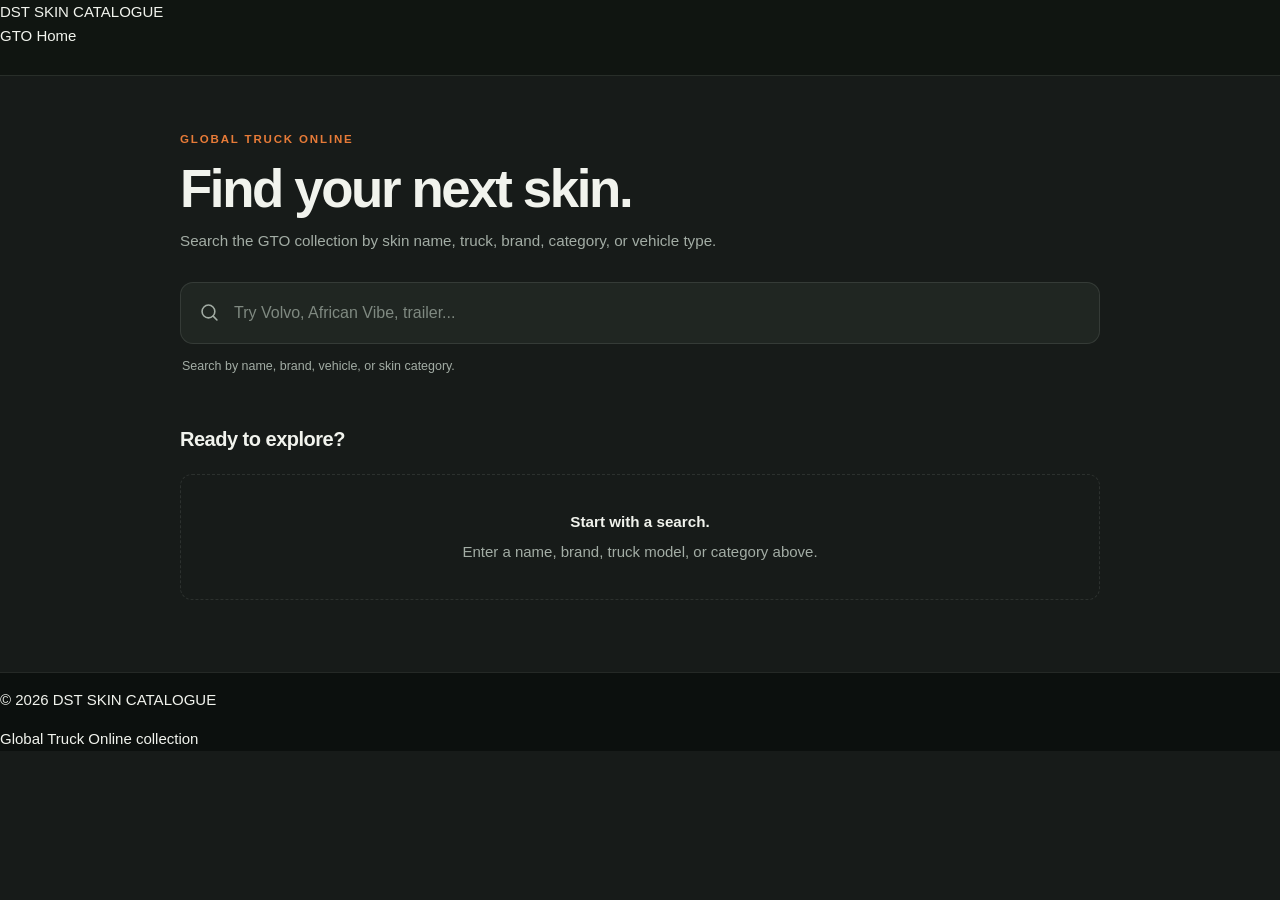
<file: GTO/GTO-search.html>
<!DOCTYPE html>
<html lang="en">
<head>
  <meta charset="UTF-8">
  <meta name="viewport" content="width=device-width, initial-scale=1.0">
  <meta name="theme-color" content="#171b19">
  <meta name="description" content="Search the DST SKIN CATALOGUE Global Truck Online skin collection.">
  <title>Search GTO Skins | DST SKIN CATALOGUE</title>

  <link rel="manifest" href="../manifest.webmanifest">
  <link rel="icon" href="../shared/shared-assets/site-logo.png">
  <link rel="stylesheet" href="../shared/shared-styles/site.css">

  <style>
    :root {
      --gto-accent: #e77b38;
      --gto-surface: #202622;
      --gto-surface-soft: #272f2a;
      --gto-border: rgba(232, 239, 233, 0.1);
      --gto-muted: #a3ada5;
      --gto-text: #f1f3ed;
    }

    body {
      background: #171b19;
      color: var(--gto-text);
    }

    .search-page {
      width: min(100% - 36px, 920px);
      margin: 0 auto;
      padding: 36px 0 72px;
    }

    .search-heading {
      margin-bottom: 28px;
    }

    .search-eyebrow {
      color: var(--gto-accent);
      font-size: 0.72rem;
      font-weight: 800;
      letter-spacing: 0.16em;
      text-transform: uppercase;
      margin-bottom: 12px;
    }

    .search-heading h1 {
      font-size: clamp(2rem, 6vw, 3.3rem);
      line-height: 1.08;
      letter-spacing: -0.045em;
      margin: 0 0 12px;
    }

    .search-heading p {
      color: var(--gto-muted);
      font-size: 0.95rem;
      line-height: 1.6;
      margin: 0;
      max-width: 540px;
    }

    .search-box {
      position: relative;
      z-index: 5;
    }

    .search-input-wrap {
      display: flex;
      align-items: center;
      gap: 12px;
      min-height: 62px;
      padding: 0 18px;
      border: 1px solid var(--gto-border);
      border-radius: 13px;
      background: var(--gto-surface);
      transition: border-color 180ms ease, background 180ms ease;
    }

    .search-input-wrap:focus-within {
      border-color: var(--gto-accent);
      background: #242c26;
    }

    .search-icon {
      width: 21px;
      height: 21px;
      flex: 0 0 auto;
      color: var(--gto-muted);
    }

    .search-input {
      width: 100%;
      min-width: 0;
      border: 0;
      outline: 0;
      background: transparent;
      color: var(--gto-text);
      font: inherit;
      font-size: 1rem;
    }

    .search-input::placeholder {
      color: #7f8981;
    }

    .search-clear {
      display: none;
      border: 0;
      background: transparent;
      color: var(--gto-muted);
      font-size: 1.35rem;
      cursor: pointer;
      padding: 4px;
    }

    .search-clear.is-visible {
      display: block;
    }

    .suggestion-panel {
      display: none;
      position: absolute;
      top: calc(100% + 8px);
      left: 0;
      right: 0;
      overflow: hidden;
      border: 1px solid var(--gto-border);
      border-radius: 13px;
      background: #202622;
      box-shadow: 0 18px 38px rgba(0, 0, 0, 0.3);
    }

    .suggestion-panel.is-open {
      display: block;
    }

    .suggestion-list {
      display: grid;
    }

    .suggestion-link {
      display: flex;
      align-items: center;
      min-height: 50px;
      padding: 0 17px;
      color: var(--gto-text);
      text-decoration: none;
      font-size: 0.9rem;
      border-bottom: 1px solid var(--gto-border);
      transition: background 160ms ease;
    }

    .suggestion-link:hover,
    .suggestion-link:focus-visible {
      background: var(--gto-surface-soft);
      outline: none;
    }

    .suggestion-empty {
      padding: 18px;
      color: var(--gto-muted);
      font-size: 0.88rem;
    }

    .suggestion-more {
      display: none;
      padding: 14px 17px;
      color: var(--gto-accent);
      font-size: 0.85rem;
      font-weight: 750;
      text-decoration: none;
      border-top: 1px solid var(--gto-border);
    }

    .suggestion-more.is-visible {
      display: block;
    }

    .suggestion-more:hover {
      background: var(--gto-surface-soft);
    }

    .search-hint {
      margin: 13px 2px 0;
      color: var(--gto-muted);
      font-size: 0.78rem;
    }

    .results-section {
      margin-top: 46px;
    }

    .results-header {
      display: flex;
      align-items: end;
      justify-content: space-between;
      gap: 16px;
      margin-bottom: 19px;
    }

    .results-header h2 {
      margin: 0;
      font-size: 1.25rem;
      letter-spacing: -0.025em;
    }

    .results-count {
      color: var(--gto-muted);
      font-size: 0.8rem;
      white-space: nowrap;
    }

    .results-query {
      color: var(--gto-accent);
    }

    .results-grid {
      display: grid;
      grid-template-columns: repeat(2, minmax(0, 1fr));
      gap: 14px;
    }

    .skin-card {
      min-width: 0;
      overflow: hidden;
      border: 1px solid var(--gto-border);
      border-radius: 12px;
      background: var(--gto-surface);
      color: inherit;
      text-decoration: none;
      transition: transform 180ms ease, border-color 180ms ease;
    }

    .skin-card:hover {
      transform: translateY(-3px);
      border-color: rgba(231, 123, 56, 0.5);
    }

    .skin-card-image {
      display: block;
      width: 100%;
      aspect-ratio: 4 / 3;
      object-fit: cover;
      background: #2b332e;
    }

    .skin-card-content {
      padding: 12px;
    }

    .skin-card-title {
      margin: 0;
      font-size: 0.84rem;
      line-height: 1.4;
      font-weight: 750;
      overflow-wrap: anywhere;
    }

    .skin-card-meta {
      margin-top: 7px;
      color: var(--gto-muted);
      font-size: 0.72rem;
    }

    .results-state {
      grid-column: 1 / -1;
      padding: 35px 20px;
      border: 1px dashed var(--gto-border);
      border-radius: 12px;
      text-align: center;
      color: var(--gto-muted);
      line-height: 1.6;
    }

    .results-state strong {
      display: block;
      color: var(--gto-text);
      margin-bottom: 6px;
      font-size: 0.95rem;
    }

    [hidden] {
      display: none !important;
    }

    @media (min-width: 680px) {
      .search-page {
        padding-top: 54px;
      }

      .results-grid {
        grid-template-columns: repeat(3, minmax(0, 1fr));
        gap: 18px;
      }

      .skin-card-content {
        padding: 15px;
      }

      .skin-card-title {
        font-size: 0.9rem;
      }
    }

    @media (prefers-reduced-motion: reduce) {
      *,
      *::before,
      *::after {
        scroll-behavior: auto !important;
        transition-duration: 0.01ms !important;
        animation-duration: 0.01ms !important;
      }
    }
  </style>
</head>

<body>
  <header class="site-header">
    <nav class="site-nav" aria-label="Main navigation">
      <a class="site-brand" href="../index.html">
        <span>DST SKIN CATALOGUE</span>
      </a>

      <div class="site-nav-actions">
        <a href="GTO-home.html" class="nav-link">GTO Home</a>
        <button type="button" class="install-button" data-install-button hidden>
          Install
        </button>
      </div>
    </nav>
  </header>

  <main class="search-page">
    <section class="search-heading">
      <div class="search-eyebrow">Global Truck Online</div>
      <h1>Find your next skin.</h1>
      <p>
        Search the GTO collection by skin name, truck, brand, category,
        or vehicle type.
      </p>
    </section>

    <section class="search-box" aria-label="Search GTO skins">
      <div class="search-input-wrap">
        <svg class="search-icon" viewBox="0 0 24 24" fill="none"
          stroke="currentColor" stroke-width="1.8"
          stroke-linecap="round" stroke-linejoin="round"
          aria-hidden="true">
          <circle cx="10.8" cy="10.8" r="7.3"></circle>
          <path d="m16.2 16.2 4.3 4.3"></path>
        </svg>

        <input
          id="gto-search-input"
          class="search-input"
          type="search"
          placeholder="Try Volvo, African Vibe, trailer..."
          autocomplete="off"
          aria-label="Search GTO skins"
          aria-controls="gto-suggestions"
          aria-expanded="false"
          data-gto-search-input
        >

        <button
          type="button"
          class="search-clear"
          aria-label="Clear search"
          data-gto-search-clear
        >×</button>
      </div>

      <div
        class="suggestion-panel"
        id="gto-suggestions"
        data-gto-suggestion-panel
      >
        <div
          class="suggestion-list"
          data-gto-suggestion-list
          role="listbox"
          aria-label="Search suggestions"
        ></div>

        <a
          class="suggestion-more"
          href="GTO-search.html?view=all"
          data-gto-see-more
        >See more results</a>
      </div>

      <p class="search-hint">
        Search by name, brand, vehicle, or skin category.
      </p>
    </section>

    <section class="results-section" data-gto-results-section hidden>
      <div class="results-header">
        <h2>
          Search results
          <span class="results-query" data-gto-results-query></span>
        </h2>
        <span class="results-count" data-gto-results-count></span>
      </div>

      <div class="results-grid" data-gto-results-grid>
        <div class="results-state">
          <strong>Loading results...</strong>
          Your GTO collection will appear here.
        </div>
      </div>
    </section>

    <section class="results-section" data-gto-default-state>
      <div class="results-header">
        <h2>Ready to explore?</h2>
      </div>

      <div class="results-state">
        <strong>Start with a search.</strong>
        Enter a name, brand, truck model, or category above.
      </div>
    </section>
  </main>

  <footer class="site-footer">
    <p>© <span data-current-year></span> DST SKIN CATALOGUE</p>
    <p>Global Truck Online collection</p>
  </footer>

  <script src="../shared/shared-js/common.js" defer></script>
  <script src="../shared/shared-js/navigation.js" defer></script>
  <script src="../shared/shared-js/search.js" defer></script>
  <script src="../shared/shared-js/browse.js" defer></script>
  <script src="../shared/shared-js/skin-renderer.js" defer></script>
  <script src="GTO-js/GTO.js" defer></script>
</body>
  </html>
</file>
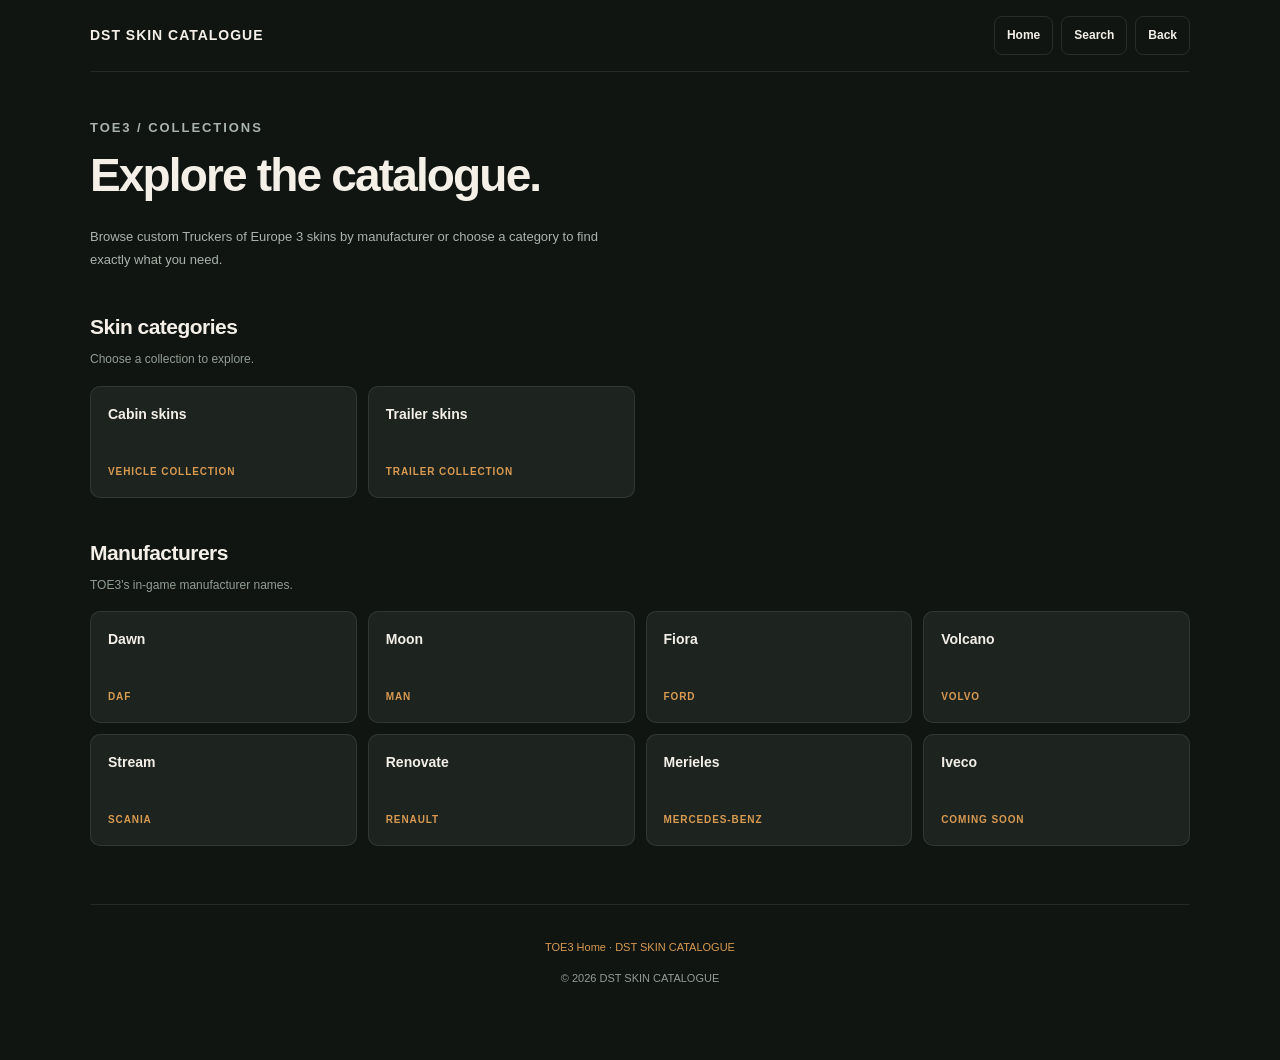
<file: TOE3/TOE3-browse.html>
<!DOCTYPE html>
<html lang="en">
<head>
  <meta charset="UTF-8">
  <meta name="viewport" content="width=device-width, initial-scale=1.0">
  <meta name="theme-color" content="#151a18">
  <meta name="description" content="Browse Truckers of Europe 3 cabin and trailer skin collections by brand in the DST SKIN CATALOGUE.">
  <title>Browse TOE3 Skins | DST SKIN CATALOGUE</title>
  <link rel="manifest" href="../manifest.webmanifest">
  <link rel="stylesheet" href="../shared/shared-styles/site.css">

  <style>
    .toe-browse-page {
      max-width: 1100px;
      width: calc(100% - 36px);
      min-height: 100vh;
      margin: 0 auto;
      padding-bottom: 60px;
      color: #f4f0e8;
    }

    .toe-browse-nav {
      min-height: 72px;
      display: flex;
      align-items: center;
      justify-content: space-between;
      gap: 12px;
      border-bottom: 1px solid rgba(255,255,255,.09);
    }

    .toe-browse-brand {
      color: #f4f0e8;
      font-size: 14px;
      font-weight: 800;
      letter-spacing: .07em;
      text-decoration: none;
    }

    .toe-browse-nav-actions {
      display: flex;
      align-items: center;
      gap: 8px;
    }

    .toe-browse-nav-actions a,
    .toe-browse-nav-actions button {
      display: inline-flex;
      align-items: center;
      justify-content: center;
      min-height: 39px;
      padding: 0 12px;
      border: 1px solid rgba(255,255,255,.1);
      border-radius: 8px;
      background: transparent;
      color: #f4f0e8;
      font: inherit;
      font-size: 12px;
      font-weight: 700;
      text-decoration: none;
      cursor: pointer;
    }

    .toe-browse-intro {
      margin: 44px 0 30px;
    }

    .toe-browse-eyebrow {
      margin: 0 0 10px;
      color: #d99a52;
      font-size: 10px;
      font-weight: 800;
      letter-spacing: .15em;
      text-transform: uppercase;
    }

    .toe-browse-intro h1 {
      margin: 0;
      font-size: clamp(30px, 6vw, 46px);
      letter-spacing: -.04em;
    }

    .toe-browse-intro p {
      max-width: 540px;
      margin: 12px 0 0;
      color: #aab3ac;
      font-size: 13px;
      line-height: 1.8;
    }

    .toe-browse-section {
      margin-top: 38px;
    }

    .toe-browse-heading {
      display: flex;
      align-items: end;
      justify-content: space-between;
      gap: 14px;
      margin-bottom: 16px;
    }

    .toe-browse-heading h2 {
      margin: 0;
      font-size: 21px;
      letter-spacing: -.025em;
    }

    .toe-browse-heading p {
      margin: 7px 0 0;
      color: #929c94;
      font-size: 12px;
      line-height: 1.6;
    }

    .toe-browse-grid {
      display: grid;
      grid-template-columns: repeat(4, minmax(0, 1fr));
      gap: 11px;
    }

    .toe-browse-tile {
      display: flex;
      flex-direction: column;
      justify-content: space-between;
      min-height: 112px;
      padding: 17px;
      border: 1px solid rgba(255,255,255,.09);
      border-radius: 10px;
      background: #1d2420;
      color: #f4f0e8;
      text-decoration: none;
      transition: transform .2s ease, border-color .2s ease;
    }

    .toe-browse-tile:hover {
      transform: translateY(-3px);
      border-color: rgba(217,154,82,.45);
    }

    .toe-browse-tile strong {
      font-size: 14px;
      line-height: 1.5;
    }

    .toe-browse-tile span {
      margin-top: 15px;
      color: #d99a52;
      font-size: 10px;
      font-weight: 800;
      letter-spacing: .09em;
      text-transform: uppercase;
    }

    .toe-browse-results {
      margin-top: 52px;
      scroll-margin-top: 24px;
    }

    .toe-results-heading {
      display: flex;
      align-items: end;
      justify-content: space-between;
      gap: 12px;
      margin-bottom: 18px;
    }

    .toe-results-heading h2 {
      margin: 0;
      font-size: clamp(22px, 4vw, 28px);
      overflow-wrap: anywhere;
    }

    .toe-results-heading p {
      margin: 7px 0 0;
      color: #aab3ac;
      font-size: 12px;
    }

    .toe-results-count {
      color: #d99a52;
      font-size: 12px;
      font-weight: 800;
      white-space: nowrap;
    }

    .toe-results-grid {
      display: grid;
      grid-template-columns: repeat(2, minmax(0, 1fr));
      gap: 15px;
    }

    .toe-results-grid .skin-card {
      display: block;
      overflow: hidden;
      min-width: 0;
      border: 1px solid rgba(255,255,255,.09);
      border-radius: 10px;
      background: #1d2420;
      color: #f4f0e8;
      text-decoration: none;
      transition: transform .2s ease, border-color .2s ease;
    }

    .toe-results-grid .skin-card:hover {
      transform: translateY(-3px);
      border-color: rgba(217,154,82,.45);
    }

    .toe-results-grid .skin-card-image {
      display: block;
      width: 100%;
      aspect-ratio: 16 / 10;
      object-fit: cover;
      background: #252d28;
    }

    .toe-results-grid .skin-card-content {
      padding: 13px;
    }

    .toe-results-grid .skin-card-title {
      margin: 0;
      font-size: 13px;
      line-height: 1.5;
      overflow-wrap: anywhere;
    }

    .toe-results-grid .skin-card-meta {
      margin: 7px 0 0;
      color: #929c94;
      font-size: 11px;
    }

    .toe-results-grid .results-state {
      grid-column: 1 / -1;
      padding: 30px 18px;
      border: 1px dashed rgba(255,255,255,.13);
      border-radius: 10px;
      color: #aab3ac;
      text-align: center;
    }

    .toe-results-grid .results-state strong,
    .toe-results-grid .results-state span {
      display: block;
    }

    .toe-results-grid .results-state strong {
      margin-bottom: 7px;
      color: #f4f0e8;
    }

    .toe-browse-footer {
      margin-top: 58px;
      padding-top: 22px;
      border-top: 1px solid rgba(255,255,255,.09);
      color: #929c94;
      font-size: 11px;
      line-height: 1.8;
      text-align: center;
    }

    .toe-browse-footer a {
      color: #d99a52;
      text-decoration: none;
    }

    [hidden] {
      display: none !important;
    }

    @media (max-width: 700px) {
      .toe-browse-grid {
        grid-template-columns: repeat(2, minmax(0, 1fr));
      }
    }

    @media (max-width: 380px) {
      .toe-browse-page {
        width: calc(100% - 24px);
      }

      .toe-browse-brand {
        font-size: 11px;
      }

      .toe-browse-nav-actions a,
      .toe-browse-nav-actions button {
        min-height: 36px;
        padding: 0 9px;
        font-size: 11px;
      }

      .toe-browse-tile {
        min-height: 100px;
        padding: 13px;
      }

      .toe-results-grid {
        gap: 10px;
      }

      .toe-results-grid .skin-card-content {
        padding: 10px;
      }
    }

    @media (prefers-reduced-motion: reduce) {
      .toe-browse-page *,
      .toe-browse-page *::before,
      .toe-browse-page *::after {
        scroll-behavior: auto !important;
        transition-duration: .01ms !important;
        animation-duration: .01ms !important;
      }
    }
  </style>
</head>

<body>
  <main class="toe-browse-page">
    <nav class="toe-browse-nav" aria-label="Main navigation">
      <a class="toe-browse-brand" href="../index.html">
        DST SKIN CATALOGUE
      </a>

      <div class="toe-browse-nav-actions">
        <a href="TOE3-home.html">Home</a>
        <a href="TOE3-search.html">Search</a>

        <button
          type="button"
          data-back-button
          aria-label="Go back"
        >
          Back
        </button>

        <button
          type="button"
          data-install-button
          hidden
        >
          Install
        </button>
      </div>
    </nav>

    <header class="toe-browse-intro">
      <p class="toe-browse-eyebrow">TOE3 / Collections</p>
      <h1>Explore the catalogue.</h1>
      <p>
        Browse custom Truckers of Europe 3 skins by manufacturer
        or choose a category to find exactly what you need.
      </p>
    </header>

    <section
      class="toe-browse-section"
      aria-labelledby="toe-browse-categories"
    >
      <div class="toe-browse-heading">
        <div>
          <h2 id="toe-browse-categories">Skin categories</h2>
          <p>Choose a collection to explore.</p>
        </div>
      </div>

      <div class="toe-browse-grid">
        <a
          class="toe-browse-tile"
          href="TOE3-browse.html?kind=part&amp;value=cabin"
        >
          <strong>Cabin skins</strong>
          <span>Vehicle collection</span>
        </a>

        <a
          class="toe-browse-tile"
          href="TOE3-browse.html?kind=part&amp;value=trailer"
        >
          <strong>Trailer skins</strong>
          <span>Trailer collection</span>
        </a>
      </div>
    </section>

    <section
      class="toe-browse-section"
      aria-labelledby="toe-browse-brands"
    >
      <div class="toe-browse-heading">
        <div>
          <h2 id="toe-browse-brands">Manufacturers</h2>
          <p>TOE3's in-game manufacturer names.</p>
        </div>
      </div>

      <div class="toe-browse-grid">
        <a
          class="toe-browse-tile"
          href="TOE3-browse.html?kind=brand&amp;value=dawn"
        >
          <strong>Dawn</strong>
          <span>DAF</span>
        </a>

        <a
          class="toe-browse-tile"
          href="TOE3-browse.html?kind=brand&amp;value=moon"
        >
          <strong>Moon</strong>
          <span>MAN</span>
        </a>

        <a
          class="toe-browse-tile"
          href="TOE3-browse.html?kind=brand&amp;value=fiora"
        >
          <strong>Fiora</strong>
          <span>Ford</span>
        </a>

        <a
          class="toe-browse-tile"
          href="TOE3-browse.html?kind=brand&amp;value=volcano"
        >
          <strong>Volcano</strong>
          <span>Volvo</span>
        </a>

        <a
          class="toe-browse-tile"
          href="TOE3-browse.html?kind=brand&amp;value=stream"
        >
          <strong>Stream</strong>
          <span>Scania</span>
        </a>

        <a
          class="toe-browse-tile"
          href="TOE3-browse.html?kind=brand&amp;value=renovate"
        >
          <strong>Renovate</strong>
          <span>Renault</span>
        </a>

        <a
          class="toe-browse-tile"
          href="TOE3-browse.html?kind=brand&amp;value=merieles"
        >
          <strong>Merieles</strong>
          <span>Mercedes-Benz</span>
        </a>

        <a
          class="toe-browse-tile"
          href="TOE3-browse.html?kind=brand&amp;value=iveco"
        >
          <strong>Iveco</strong>
          <span>Coming soon</span>
        </a>
      </div>
    </section>

    <section
      class="toe-browse-results"
      data-toe3-browse-results
      hidden
    >
      <div class="toe-results-heading">
        <div>
          <h2 data-toe3-browse-title>Collection</h2>
          <p data-toe3-browse-description></p>
        </div>

        <span
          class="toe-results-count"
          data-toe3-browse-count
        ></span>
      </div>

      <div
        class="toe-results-grid"
        data-toe3-browse-grid
        aria-live="polite"
      ></div>
    </section>

    <footer class="toe-browse-footer">
      <p>
        <a href="TOE3-home.html">TOE3 Home</a>
        ·
        <a href="../index.html">DST SKIN CATALOGUE</a>
      </p>
      <p>© <span data-current-year>2026</span> DST SKIN CATALOGUE</p>
    </footer>
  </main>

  <script src="../shared/shared-js/common.js" defer></script>
  <script src="../shared/shared-js/navigation.js" defer></script>
  <script src="../shared/shared-js/search.js" defer></script>
  <script src="../shared/shared-js/browse.js" defer></script>
  <script src="../shared/shared-js/skin-renderer.js" defer></script>
  <script src="TOE3-js/TOE3.js" defer></script>
</body>
</html>
</file>
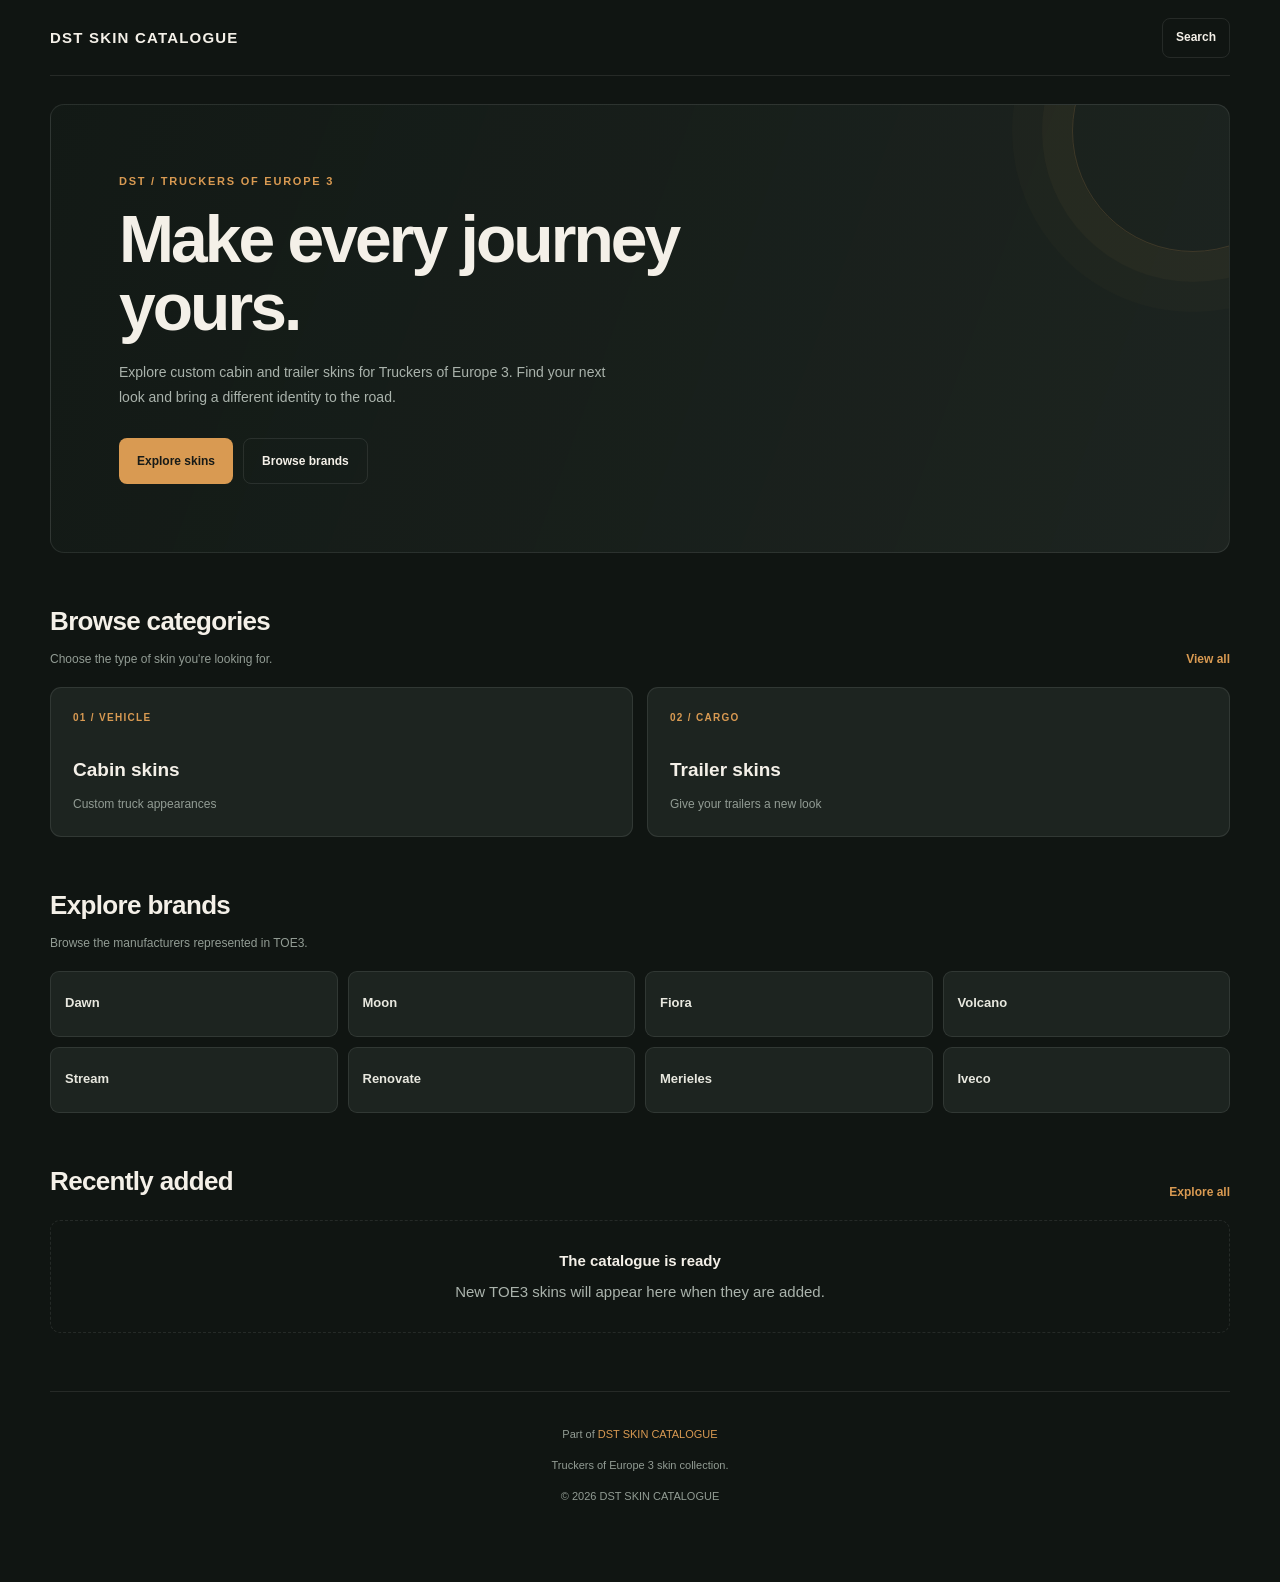
<file: TOE3/TOE3-home.html>
<!DOCTYPE html>
<html lang="en">
<head>
  <meta charset="UTF-8">
  <meta name="viewport" content="width=device-width, initial-scale=1.0">
  <meta name="theme-color" content="#151a18">
  <meta name="description" content="Explore custom Truckers of Europe 3 skins in the DST SKIN CATALOGUE.">
  <title>TOE3 Skins | DST SKIN CATALOGUE</title>
  <link rel="manifest" href="../manifest.webmanifest">
  <link rel="stylesheet" href="../shared/shared-styles/site.css">
  <style>
    .toe-page {
      --game-accent: #d99a52;
      --game-surface: #1d2420;
      --game-border: rgba(255,255,255,.09);
      max-width: 1180px;
      width: calc(100% - 36px);
      margin: 0 auto;
      padding-bottom: 64px;
    }

    .toe-nav {
      min-height: 76px;
      display: flex;
      align-items: center;
      justify-content: space-between;
      gap: 16px;
      border-bottom: 1px solid var(--game-border);
    }

    .toe-brand {
      color: #f4f0e8;
      text-decoration: none;
      font-size: 15px;
      font-weight: 800;
      letter-spacing: .08em;
    }

    .toe-nav-actions {
      display: flex;
      align-items: center;
      gap: 10px;
    }

    .toe-nav-link,
    .toe-install {
      display: inline-flex;
      align-items: center;
      justify-content: center;
      min-height: 40px;
      padding: 0 13px;
      border: 1px solid var(--game-border);
      border-radius: 8px;
      background: transparent;
      color: #f4f0e8;
      text-decoration: none;
      font: inherit;
      font-size: 12px;
      font-weight: 700;
      cursor: pointer;
      transition: transform .2s ease, background .2s ease;
    }

    .toe-nav-link:hover,
    .toe-install:hover {
      background: rgba(255,255,255,.07);
      transform: translateY(-2px);
    }

    .toe-hero {
      position: relative;
      overflow: hidden;
      margin-top: 28px;
      padding: clamp(30px, 7vw, 68px);
      border: 1px solid var(--game-border);
      border-radius: 14px;
      background:
        linear-gradient(110deg, rgba(18,25,21,.98), rgba(29,36,32,.88)),
        #1d2420;
    }

    .toe-hero::after {
      content: "";
      position: absolute;
      width: 240px;
      height: 240px;
      right: -85px;
      top: -95px;
      border: 1px solid rgba(217,154,82,.18);
      border-radius: 50%;
      box-shadow:
        0 0 0 30px rgba(217,154,82,.035),
        0 0 0 60px rgba(217,154,82,.025);
      pointer-events: none;
    }

    .toe-eyebrow {
      margin: 0 0 14px;
      color: var(--game-accent);
      font-size: 11px;
      font-weight: 800;
      letter-spacing: .16em;
      text-transform: uppercase;
    }

    .toe-hero h1 {
      max-width: 650px;
      margin: 0;
      color: #f4f0e8;
      font-size: clamp(34px, 7vw, 66px);
      line-height: 1.04;
      letter-spacing: -.045em;
    }

    .toe-hero p:not(.toe-eyebrow) {
      max-width: 490px;
      margin: 18px 0 0;
      color: #aab3ac;
      font-size: 14px;
      line-height: 1.8;
    }

    .toe-hero-actions {
      display: flex;
      flex-wrap: wrap;
      gap: 10px;
      margin-top: 28px;
    }

    .toe-primary-link,
    .toe-secondary-link {
      display: inline-flex;
      align-items: center;
      justify-content: center;
      min-height: 46px;
      padding: 0 18px;
      border-radius: 8px;
      text-decoration: none;
      font-size: 12px;
      font-weight: 800;
      transition: transform .2s ease, background .2s ease;
    }

    .toe-primary-link {
      background: var(--game-accent);
      color: #171a17;
    }

    .toe-secondary-link {
      border: 1px solid var(--game-border);
      color: #f4f0e8;
    }

    .toe-primary-link:hover,
    .toe-secondary-link:hover {
      transform: translateY(-2px);
    }

    .toe-section {
      margin-top: 48px;
    }

    .toe-section-heading {
      display: flex;
      align-items: end;
      justify-content: space-between;
      gap: 16px;
      margin-bottom: 18px;
    }

    .toe-section-heading h2 {
      margin: 0;
      color: #f4f0e8;
      font-size: clamp(20px, 4vw, 26px);
      letter-spacing: -.025em;
    }

    .toe-section-heading p {
      margin: 7px 0 0;
      color: #929c94;
      font-size: 12px;
      line-height: 1.6;
    }

    .toe-view-all {
      color: var(--game-accent);
      font-size: 12px;
      font-weight: 800;
      text-decoration: none;
      white-space: nowrap;
    }

    .toe-category-grid {
      display: grid;
      grid-template-columns: repeat(2, minmax(0, 1fr));
      gap: 14px;
    }

    .toe-category {
      display: flex;
      flex-direction: column;
      justify-content: space-between;
      min-height: 150px;
      padding: 22px;
      border: 1px solid var(--game-border);
      border-radius: 11px;
      background: var(--game-surface);
      color: #f4f0e8;
      text-decoration: none;
      transition: transform .2s ease, border-color .2s ease;
    }

    .toe-category:hover,
    .toe-brand-link:hover {
      transform: translateY(-3px);
      border-color: rgba(217,154,82,.45);
    }

    .toe-category small {
      color: var(--game-accent);
      font-size: 10px;
      font-weight: 800;
      letter-spacing: .13em;
      text-transform: uppercase;
    }

    .toe-category strong {
      margin-top: 25px;
      font-size: 19px;
    }

    .toe-category span {
      margin-top: 6px;
      color: #929c94;
      font-size: 12px;
    }

    .toe-brand-grid {
      display: grid;
      grid-template-columns: repeat(4, minmax(0, 1fr));
      gap: 10px;
    }

    .toe-brand-link {
      display: flex;
      align-items: center;
      min-height: 66px;
      padding: 14px;
      border: 1px solid var(--game-border);
      border-radius: 9px;
      background: var(--game-surface);
      color: #e8e8df;
      font-size: 13px;
      font-weight: 750;
      text-decoration: none;
      transition: transform .2s ease, border-color .2s ease;
    }

    .toe-skin-grid {
      display: grid;
      grid-template-columns: repeat(2, minmax(0, 1fr));
      gap: 14px;
    }

    .toe-skin-grid .skin-card {
      min-width: 0;
      overflow: hidden;
      border: 1px solid var(--game-border);
      border-radius: 10px;
      background: var(--game-surface);
      color: #f4f0e8;
      text-decoration: none;
      transition: transform .2s ease, border-color .2s ease;
    }

    .toe-skin-grid .skin-card:hover {
      transform: translateY(-3px);
      border-color: rgba(217,154,82,.45);
    }

    .toe-skin-grid .skin-card-image {
      display: block;
      width: 100%;
      aspect-ratio: 16 / 10;
      object-fit: cover;
      background: #252d28;
    }

    .toe-skin-grid .skin-card-content {
      padding: 13px;
    }

    .toe-skin-grid .skin-card-title {
      margin: 0;
      font-size: 13px;
      line-height: 1.5;
    }

    .toe-skin-grid .skin-card-meta {
      margin: 7px 0 0;
      color: #929c94;
      font-size: 11px;
    }

    .toe-skin-grid .results-state {
      grid-column: 1 / -1;
      padding: 28px 18px;
      border: 1px dashed var(--game-border);
      border-radius: 10px;
      color: #aab3ac;
      text-align: center;
    }

    .toe-skin-grid .results-state strong,
    .toe-skin-grid .results-state span {
      display: block;
    }

    .toe-skin-grid .results-state strong {
      margin-bottom: 7px;
      color: #f4f0e8;
    }

    .toe-footer {
      margin-top: 58px;
      padding-top: 22px;
      border-top: 1px solid var(--game-border);
      color: #929c94;
      font-size: 11px;
      line-height: 1.8;
      text-align: center;
    }

    .toe-footer a {
      color: var(--game-accent);
      text-decoration: none;
    }

    [hidden] {
      display: none !important;
    }

    @media (max-width: 650px) {
      .toe-brand-grid {
        grid-template-columns: repeat(2, minmax(0, 1fr));
      }

      .toe-section-heading {
        align-items: start;
      }

      .toe-nav {
        min-height: 66px;
      }

      .toe-brand {
        font-size: 12px;
      }
    }

    @media (max-width: 380px) {
      .toe-page {
        width: calc(100% - 24px);
      }

      .toe-nav-link,
      .toe-install {
        min-height: 36px;
        padding: 0 9px;
        font-size: 11px;
      }

      .toe-category {
        padding: 16px;
      }
    }

    @media (prefers-reduced-motion: reduce) {
      .toe-page *,
      .toe-page *::before,
      .toe-page *::after {
        scroll-behavior: auto !important;
        transition-duration: .01ms !important;
        animation-duration: .01ms !important;
      }
    }
  </style>
</head>

<body>
  <main class="toe-page">
    <nav class="toe-nav" aria-label="Main navigation">
      <a class="toe-brand" href="../index.html">
        DST SKIN CATALOGUE
      </a>

      <div class="toe-nav-actions">
        <a class="toe-nav-link" href="TOE3-search.html">
          Search
        </a>

        <button
          class="toe-install"
          type="button"
          data-install-button
          hidden
        >
          Install
        </button>
      </div>
    </nav>

    <section class="toe-hero">
      <p class="toe-eyebrow">DST / Truckers of Europe 3</p>

      <h1>Make every journey yours.</h1>

      <p>
        Explore custom cabin and trailer skins for Truckers of Europe 3.
        Find your next look and bring a different identity to the road.
      </p>

      <div class="toe-hero-actions">
        <a class="toe-primary-link" href="TOE3-search.html">
          Explore skins
        </a>

        <a class="toe-secondary-link" href="#toe-brands">
          Browse brands
        </a>
      </div>
    </section>

    <section class="toe-section" aria-labelledby="toe-categories-title">
      <div class="toe-section-heading">
        <div>
          <h2 id="toe-categories-title">Browse categories</h2>
          <p>Choose the type of skin you're looking for.</p>
        </div>

        <a class="toe-view-all" href="TOE3-browse.html">
          View all
        </a>
      </div>

      <div class="toe-category-grid">
        <a
          class="toe-category"
          href="TOE3-browse.html?kind=part&amp;value=cabin"
        >
          <small>01 / Vehicle</small>
          <strong>Cabin skins</strong>
          <span>Custom truck appearances</span>
        </a>

        <a
          class="toe-category"
          href="TOE3-browse.html?kind=part&amp;value=trailer"
        >
          <small>02 / Cargo</small>
          <strong>Trailer skins</strong>
          <span>Give your trailers a new look</span>
        </a>
      </div>
    </section>

    <section
      class="toe-section"
      id="toe-brands"
      aria-labelledby="toe-brands-title"
    >
      <div class="toe-section-heading">
        <div>
          <h2 id="toe-brands-title">Explore brands</h2>
          <p>Browse the manufacturers represented in TOE3.</p>
        </div>
      </div>

      <div class="toe-brand-grid">
        <a class="toe-brand-link" href="TOE3-browse.html?kind=brand&amp;value=dawn">
          Dawn
        </a>

        <a class="toe-brand-link" href="TOE3-browse.html?kind=brand&amp;value=moon">
          Moon
        </a>

        <a class="toe-brand-link" href="TOE3-browse.html?kind=brand&amp;value=fiora">
          Fiora
        </a>

        <a class="toe-brand-link" href="TOE3-browse.html?kind=brand&amp;value=volcano">
          Volcano
        </a>

        <a class="toe-brand-link" href="TOE3-browse.html?kind=brand&amp;value=stream">
          Stream
        </a>

        <a class="toe-brand-link" href="TOE3-browse.html?kind=brand&amp;value=renovate">
          Renovate
        </a>

        <a class="toe-brand-link" href="TOE3-browse.html?kind=brand&amp;value=merieles">
          Merieles
        </a>

        <a class="toe-brand-link" href="TOE3-browse.html?kind=brand&amp;value=iveco">
          Iveco
        </a>
      </div>
    </section>

    <section class="toe-section" aria-labelledby="toe-latest-title">
      <div class="toe-section-heading">
        <div>
          <h2 id="toe-latest-title">Recently added</h2>
          <p data-toe3-home-status>
            Loading the latest TOE3 skins...
          </p>
        </div>

        <a class="toe-view-all" href="TOE3-search.html">
          Explore all
        </a>
      </div>

      <div
        class="toe-skin-grid"
        data-toe3-latest-grid
        aria-live="polite"
      >
        <div class="results-state">
          <strong>Loading collection</strong>
          <span>Preparing the latest skins...</span>
        </div>
      </div>
    </section>

    <footer class="toe-footer">
      <p>
        Part of
        <a href="../index.html">DST SKIN CATALOGUE</a>
      </p>
      <p>
        Truckers of Europe 3 skin collection.
      </p>
      <p>
        © <span data-current-year>2026</span> DST SKIN CATALOGUE
      </p>
    </footer>
  </main>

  <script src="../shared/shared-js/common.js" defer></script>
  <script src="../shared/shared-js/navigation.js" defer></script>
  <script src="../shared/shared-js/search.js" defer></script>
  <script src="../shared/shared-js/browse.js" defer></script>
  <script src="../shared/shared-js/skin-renderer.js" defer></script>
  <script src="TOE3-js/TOE3.js" defer></script>
</body>
  </html>
</file>
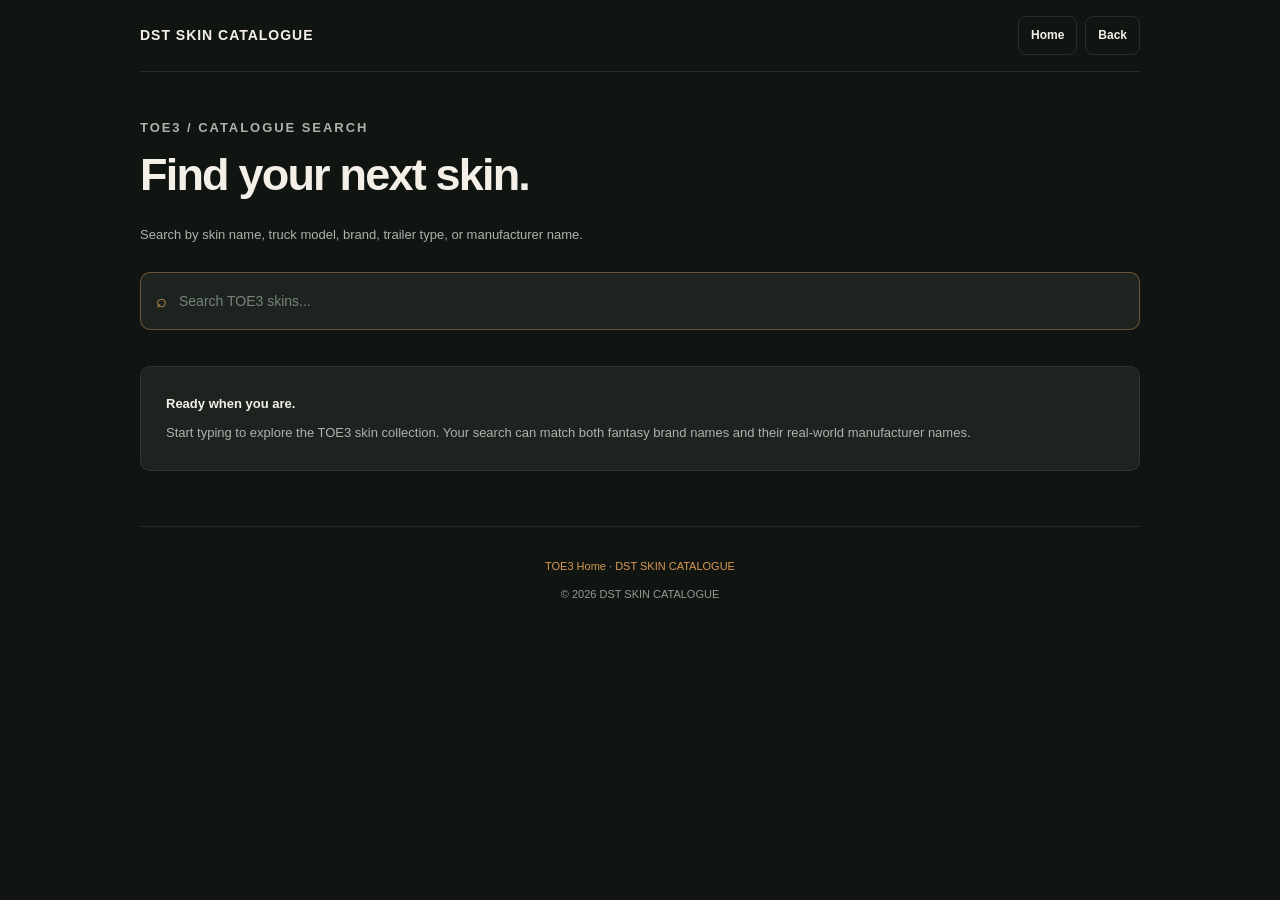
<file: TOE3/TOE3-search.html>
<!DOCTYPE html>
<html lang="en">
<head>
  <meta charset="UTF-8">
  <meta name="viewport" content="width=device-width, initial-scale=1.0">
  <meta name="theme-color" content="#151a18">
  <meta name="description" content="Search cabin and trailer skins for Truckers of Europe 3 in the DST SKIN CATALOGUE.">
  <title>Search TOE3 Skins | DST SKIN CATALOGUE</title>
  <link rel="manifest" href="../manifest.webmanifest">
  <link rel="stylesheet" href="../shared/shared-styles/site.css">

  <style>
    .toe-search-page {
      max-width: 1000px;
      width: calc(100% - 36px);
      min-height: 100vh;
      margin: 0 auto;
      padding-bottom: 60px;
      color: #f4f0e8;
    }

    .toe-search-nav {
      min-height: 72px;
      display: flex;
      align-items: center;
      justify-content: space-between;
      gap: 12px;
      border-bottom: 1px solid rgba(255,255,255,.09);
    }

    .toe-search-nav a {
      color: #f4f0e8;
      text-decoration: none;
    }

    .toe-search-brand {
      font-size: 14px;
      font-weight: 800;
      letter-spacing: .07em;
    }

    .toe-search-nav-actions {
      display: flex;
      gap: 8px;
      align-items: center;
    }

    .toe-search-nav-actions a,
    .toe-search-nav-actions button {
      display: inline-flex;
      align-items: center;
      justify-content: center;
      min-height: 39px;
      padding: 0 12px;
      border: 1px solid rgba(255,255,255,.1);
      border-radius: 8px;
      background: transparent;
      color: #f4f0e8;
      font: inherit;
      font-size: 12px;
      font-weight: 700;
      cursor: pointer;
    }

    .toe-search-intro {
      margin: 44px 0 25px;
    }

    .toe-search-eyebrow {
      margin: 0 0 10px;
      color: #d99a52;
      font-size: 10px;
      font-weight: 800;
      letter-spacing: .15em;
      text-transform: uppercase;
    }

    .toe-search-intro h1 {
      margin: 0;
      font-size: clamp(29px, 6vw, 45px);
      letter-spacing: -.04em;
    }

    .toe-search-intro p {
      max-width: 530px;
      margin: 12px 0 0;
      color: #aab3ac;
      font-size: 13px;
      line-height: 1.8;
    }

    .toe-search-box {
      position: relative;
      z-index: 5;
    }

    .toe-search-input-wrap {
      display: flex;
      align-items: center;
      gap: 10px;
      min-height: 58px;
      padding: 0 15px;
      border: 1px solid rgba(217,154,82,.42);
      border-radius: 10px;
      background: #1d2420;
    }

    .toe-search-icon {
      color: #d99a52;
      font-size: 18px;
      line-height: 1;
    }

    .toe-search-input {
      flex: 1;
      width: 100%;
      min-width: 0;
      border: 0;
      outline: 0;
      background: transparent;
      color: #f4f0e8;
      font: inherit;
      font-size: 14px;
    }

    .toe-search-input::placeholder {
      color: #77827a;
    }

    .toe-search-clear {
      display: none;
      padding: 6px;
      border: 0;
      background: transparent;
      color: #d99a52;
      font: inherit;
      font-size: 12px;
      font-weight: 700;
      cursor: pointer;
    }

    .toe-search-clear.is-visible {
      display: inline-block;
    }

    .toe-suggestion-panel {
      position: absolute;
      top: calc(100% + 8px);
      left: 0;
      right: 0;
      display: none;
      overflow: hidden;
      border: 1px solid rgba(255,255,255,.1);
      border-radius: 10px;
      background: #1d2420;
      box-shadow: 0 16px 35px rgba(0,0,0,.28);
    }

    .toe-suggestion-panel.is-open {
      display: block;
    }

    .toe-suggestion-list {
      display: flex;
      flex-direction: column;
    }

    .toe-suggestion-link {
      display: block;
      padding: 15px 17px;
      border-bottom: 1px solid rgba(255,255,255,.07);
      color: #e8e8df;
      font-size: 13px;
      text-decoration: none;
      transition: background .15s ease;
    }

    .toe-suggestion-link:hover,
    .toe-suggestion-link:focus-visible {
      background: rgba(255,255,255,.06);
    }

    .toe-suggestion-empty {
      padding: 16px;
      color: #aab3ac;
      font-size: 12px;
    }

    .toe-see-more {
      display: none;
      padding: 14px 17px;
      border-top: 1px solid rgba(255,255,255,.08);
      color: #d99a52;
      font-size: 12px;
      font-weight: 800;
      text-decoration: none;
    }

    .toe-see-more.is-visible {
      display: block;
    }

    .toe-search-results {
      margin-top: 38px;
    }

    .toe-results-heading {
      display: flex;
      align-items: end;
      justify-content: space-between;
      gap: 12px;
      margin-bottom: 17px;
    }

    .toe-results-heading h2 {
      margin: 0;
      font-size: 21px;
    }

    .toe-results-heading p {
      margin: 7px 0 0;
      color: #aab3ac;
      font-size: 12px;
    }

    .toe-results-count {
      color: #d99a52;
      font-size: 12px;
      font-weight: 800;
      white-space: nowrap;
    }

    .toe-results-grid {
      display: grid;
      grid-template-columns: repeat(2, minmax(0, 1fr));
      gap: 15px;
    }

    .toe-results-grid .skin-card {
      display: block;
      overflow: hidden;
      min-width: 0;
      border: 1px solid rgba(255,255,255,.09);
      border-radius: 10px;
      background: #1d2420;
      color: #f4f0e8;
      text-decoration: none;
      transition: transform .2s ease, border-color .2s ease;
    }

    .toe-results-grid .skin-card:hover {
      transform: translateY(-3px);
      border-color: rgba(217,154,82,.45);
    }

    .toe-results-grid .skin-card-image {
      display: block;
      width: 100%;
      aspect-ratio: 16 / 10;
      object-fit: cover;
      background: #252d28;
    }

    .toe-results-grid .skin-card-content {
      padding: 13px;
    }

    .toe-results-grid .skin-card-title {
      margin: 0;
      font-size: 13px;
      line-height: 1.5;
      overflow-wrap: anywhere;
    }

    .toe-results-grid .skin-card-meta {
      margin: 7px 0 0;
      color: #929c94;
      font-size: 11px;
    }

    .toe-results-grid .results-state {
      grid-column: 1 / -1;
      padding: 30px 18px;
      border: 1px dashed rgba(255,255,255,.13);
      border-radius: 10px;
      color: #aab3ac;
      text-align: center;
    }

    .toe-results-grid .results-state strong,
    .toe-results-grid .results-state span {
      display: block;
    }

    .toe-results-grid .results-state strong {
      margin-bottom: 7px;
      color: #f4f0e8;
    }

    .toe-default-state {
      margin-top: 36px;
      padding: 25px;
      border: 1px solid rgba(255,255,255,.08);
      border-radius: 10px;
      background: #1d2420;
      color: #aab3ac;
      font-size: 13px;
      line-height: 1.8;
    }

    .toe-default-state strong {
      display: block;
      margin-bottom: 6px;
      color: #f4f0e8;
    }

    .toe-search-footer {
      margin-top: 55px;
      padding-top: 20px;
      border-top: 1px solid rgba(255,255,255,.09);
      color: #929c94;
      font-size: 11px;
      text-align: center;
    }

    .toe-search-footer a {
      color: #d99a52;
      text-decoration: none;
    }

    [hidden] {
      display: none !important;
    }

    @media (max-width: 380px) {
      .toe-search-page {
        width: calc(100% - 24px);
      }

      .toe-search-brand {
        font-size: 11px;
      }

      .toe-search-nav-actions a,
      .toe-search-nav-actions button {
        padding: 0 9px;
        font-size: 11px;
      }

      .toe-results-grid {
        gap: 10px;
      }

      .toe-results-grid .skin-card-content {
        padding: 10px;
      }
    }

    @media (prefers-reduced-motion: reduce) {
      .toe-search-page *,
      .toe-search-page *::before,
      .toe-search-page *::after {
        scroll-behavior: auto !important;
        transition-duration: .01ms !important;
        animation-duration: .01ms !important;
      }
    }
  </style>
</head>

<body>
  <main class="toe-search-page">
    <nav class="toe-search-nav" aria-label="Main navigation">
      <a class="toe-search-brand" href="../index.html">
        DST SKIN CATALOGUE
      </a>

      <div class="toe-search-nav-actions">
        <a href="TOE3-home.html">Home</a>

        <button
          type="button"
          data-back-button
          aria-label="Go back"
        >
          Back
        </button>

        <button
          type="button"
          data-install-button
          hidden
        >
          Install
        </button>
      </div>
    </nav>

    <header class="toe-search-intro">
      <p class="toe-search-eyebrow">TOE3 / Catalogue search</p>
      <h1>Find your next skin.</h1>
      <p>
        Search by skin name, truck model, brand, trailer type,
        or manufacturer name.
      </p>
    </header>

    <section class="toe-search-box search-box" aria-label="Skin search">
      <div class="toe-search-input-wrap">
        <span class="toe-search-icon" aria-hidden="true">⌕</span>

        <input
          class="toe-search-input"
          type="search"
          data-toe3-search-input
          placeholder="Search TOE3 skins..."
          autocomplete="off"
          aria-label="Search TOE3 skins"
          aria-expanded="false"
          aria-controls="toe3-suggestion-list"
        >

        <button
          class="toe-search-clear"
          type="button"
          data-toe3-search-clear
          aria-label="Clear search"
        >
          Clear
        </button>
      </div>

      <div
        class="toe-suggestion-panel"
        data-toe3-suggestion-panel
      >
        <div
          class="toe-suggestion-list"
          id="toe3-suggestion-list"
          data-toe3-suggestion-list
          role="listbox"
        ></div>

        <a
          class="toe-see-more"
          data-toe3-see-more
          href="TOE3-search.html?view=all"
        >
          See all results
        </a>
      </div>
    </section>

    <section
      class="toe-search-results"
      data-toe3-results-section
      hidden
    >
      <div class="toe-results-heading">
        <div>
          <h2>Search results</h2>
          <p data-toe3-results-query></p>
        </div>

        <span
          class="toe-results-count"
          data-toe3-results-count
        ></span>
      </div>

      <div
        class="toe-results-grid"
        data-toe3-results-grid
        aria-live="polite"
      ></div>
    </section>

    <section
      class="toe-default-state"
      data-toe3-default-state
    >
      <strong>Ready when you are.</strong>
      Start typing to explore the TOE3 skin collection.
      Your search can match both fantasy brand names and their
      real-world manufacturer names.
    </section>

    <footer class="toe-search-footer">
      <p>
        <a href="TOE3-home.html">TOE3 Home</a>
        ·
        <a href="../index.html">DST SKIN CATALOGUE</a>
      </p>
      <p>© <span data-current-year>2026</span> DST SKIN CATALOGUE</p>
    </footer>
  </main>

  <script src="../shared/shared-js/common.js" defer></script>
  <script src="../shared/shared-js/navigation.js" defer></script>
  <script src="../shared/shared-js/search.js" defer></script>
  <script src="../shared/shared-js/browse.js" defer></script>
  <script src="../shared/shared-js/skin-renderer.js" defer></script>
  <script src="TOE3-js/TOE3.js" defer></script>
</body>
</html>
</file>
<file: shared/shared-styles/site.css>
/* =========================================================
   DST SKIN CATALOGUE
   Main shared design system
   ========================================================= */

/* 01. DESIGN TOKENS
   --------------------------------------------------------- */

:root {
    color-scheme: dark;

    --color-bg: #101512;
    --color-surface: #171e1a;
    --color-surface-raised: #202923;
    --color-surface-hover: #28332c;

    --color-text: #f1f0e9;
    --color-text-soft: #c1c8bf;
    --color-muted: #89958b;

    --color-accent: #e6a34b;
    --color-accent-hover: #f0b969;
    --color-accent-contrast: #151912;

    --color-border: rgba(232, 239, 230, 0.11);
    --color-border-strong: rgba(232, 239, 230, 0.19);

    --font-main: Inter, "Segoe UI", Roboto, Helvetica, Arial, sans-serif;
    --font-display: "Arial Narrow", "Segoe UI", sans-serif;

    --radius-small: 8px;
    --radius-medium: 14px;
    --radius-large: 22px;

    --container-width: 1180px;
    --header-height: 76px;

    --shadow-card: 0 12px 35px rgba(0, 0, 0, 0.16);

    --transition-fast: 160ms ease;
    --transition-medium: 260ms cubic-bezier(0.2, 0.65, 0.3, 1);
}


/* 02. RESET
   --------------------------------------------------------- */

* {
    box-sizing: border-box;
}

html {
    scroll-behavior: smooth;
    scroll-padding-top: 100px;
}

body {
    margin: 0;
    min-width: 320px;
    background: var(--color-bg);
    color: var(--color-text);
    font-family: var(--font-main);
    font-size: 15px;
    line-height: 1.6;
    -webkit-font-smoothing: antialiased;
}

body,
button,
input,
textarea,
select {
    font-family: var(--font-main);
}

button,
a {
    -webkit-tap-highlight-color: transparent;
}

button {
    color: inherit;
}

a {
    color: inherit;
    text-decoration: none;
}

button:focus-visible,
a:focus-visible,
input:focus-visible,
textarea:focus-visible,
select:focus-visible {
    outline: 2px solid var(--color-accent);
    outline-offset: 4px;
}

img {
    display: block;
    max-width: 100%;
}

svg {
    display: block;
    width: 20px;
    height: 20px;
    flex-shrink: 0;
}

[hidden] {
    display: none !important;
}


/* 03. SHARED HEADER
   --------------------------------------------------------- */

.site-header {
    position: relative;
    z-index: 20;
    width: 100%;
    height: var(--header-height);
    border-bottom: 1px solid var(--color-border);
    background: rgba(16, 21, 18, 0.94);
}

.header-inner {
    width: min(calc(100% - 48px), var(--container-width));
    height: 100%;
    margin: 0 auto;
    display: flex;
    align-items: center;
    justify-content: space-between;
    gap: 20px;
}

.site-brand {
    display: inline-flex;
    align-items: center;
    gap: 11px;
    min-width: 0;
}

.brand-mark {
    display: grid;
    place-items: center;
    width: 39px;
    height: 39px;
    border-radius: var(--radius-small);
    background: var(--color-accent);
    color: var(--color-accent-contrast);
    font-size: 13px;
    font-weight: 900;
    letter-spacing: -0.8px;
}

.brand-name {
    color: var(--color-text);
    font-size: 12px;
    font-weight: 800;
    letter-spacing: 1.2px;
    white-space: nowrap;
}

.header-actions {
    display: flex;
    align-items: center;
    gap: 12px;
}

.install-button {
    width: 42px;
    height: 42px;
    padding: 0;
    display: grid;
    place-items: center;
    border: 1px solid var(--color-border);
    border-radius: var(--radius-small);
    background: var(--color-surface);
    color: var(--color-text);
    cursor: pointer;
    transition:
        background var(--transition-fast),
        border-color var(--transition-fast),
        transform var(--transition-fast);
}

.install-button svg {
    width: 19px;
    height: 19px;
}

.install-button:hover {
    background: var(--color-surface-hover);
    border-color: var(--color-border-strong);
    transform: translateY(-2px);
}


/* 04. COMMON LAYOUT
   --------------------------------------------------------- */

main {
    width: 100%;
}

.section-heading {
    display: flex;
    align-items: flex-end;
    justify-content: space-between;
    gap: 30px;
    margin-bottom: 30px;
}

.section-heading h2 {
    margin: 9px 0 0;
    font-family: var(--font-display);
    font-size: clamp(26px, 4vw, 36px);
    font-weight: 800;
    letter-spacing: -1.2px;
    line-height: 1.15;
}

.section-heading > p {
    max-width: 330px;
    margin: 0;
    color: var(--color-muted);
    font-size: 13px;
}

.eyebrow {
    display: inline-block;
    color: var(--color-accent);
    font-size: 10px;
    font-weight: 800;
    letter-spacing: 2px;
    line-height: 1.5;
}


/* 05. PRIMARY BUTTON
   --------------------------------------------------------- */

.primary-button {
    width: fit-content;
    min-height: 49px;
    padding: 0 19px;
    display: inline-flex;
    align-items: center;
    justify-content: center;
    gap: 12px;
    border: 1px solid var(--color-accent);
    border-radius: var(--radius-small);
    background: var(--color-accent);
    color: var(--color-accent-contrast);
    font-size: 13px;
    font-weight: 800;
    transition:
        background var(--transition-fast),
        border-color var(--transition-fast),
        transform var(--transition-medium);
}

.primary-button svg {
    width: 17px;
    height: 17px;
}

.primary-button:hover {
    background: var(--color-accent-hover);
    border-color: var(--color-accent-hover);
    transform: translateY(-2px);
}


/* 06. LANDING HERO
   --------------------------------------------------------- */

.landing-hero {
    position: relative;
    min-height: 490px;
    padding: 100px max(24px, calc((100% - var(--container-width)) / 2));
    display: flex;
    align-items: center;
    overflow: hidden;
    border-bottom: 1px solid var(--color-border);
    background:
        radial-gradient(
            ellipse at 85% 35%,
            rgba(230, 163, 75, 0.09),
            transparent 38%
        ),
        linear-gradient(
            115deg,
            #101512 15%,
            #151d18 100%
        );
}

.landing-hero::after {
    content: "";
    position: absolute;
    right: 8%;
    top: 50%;
    width: 310px;
    height: 310px;
    border: 1px solid rgba(230, 163, 75, 0.12);
    border-radius: 50%;
    transform: translateY(-50%);
    pointer-events: none;
}

.hero-content {
    position: relative;
    z-index: 1;
    max-width: 650px;
    animation: hero-enter 650ms ease both;
}

.hero-content h1 {
    max-width: 650px;
    margin: 20px 0;
    font-family: var(--font-display);
    font-size: clamp(43px, 7vw, 76px);
    font-weight: 900;
    letter-spacing: -3.5px;
    line-height: 0.99;
}

.hero-content h1 span {
    display: block;
    color: var(--color-accent);
}

.hero-description {
    max-width: 470px;
    margin: 0 0 28px;
    color: var(--color-text-soft);
    font-size: 15px;
    line-height: 1.8;
}

.hero-decoration {
    position: absolute;
    right: max(24px, calc((100% - var(--container-width)) / 2));
    bottom: 35px;
    display: flex;
    align-items: center;
    gap: 13px;
    color: var(--color-muted);
    font-size: 9px;
    font-weight: 800;
    letter-spacing: 1.6px;
}

.hero-line {
    width: 40px;
    height: 1px;
    background: var(--color-accent);
}

.hero-caption {
    white-space: nowrap;
}


/* 07. GAME SELECTION
   --------------------------------------------------------- */

.game-selection {
    width: min(calc(100% - 48px), var(--container-width));
    margin: 0 auto;
    padding: 78px 0 90px;
}

.game-grid {
    display: grid;
    grid-template-columns: repeat(2, minmax(0, 1fr));
    gap: 20px;
}

.game-card {
    position: relative;
    min-height: 310px;
    padding: 25px;
    display: flex;
    flex-direction: column;
    justify-content: space-between;
    overflow: hidden;
    border: 1px solid var(--color-border);
    border-radius: var(--radius-large);
    background: var(--color-surface);
    box-shadow: var(--shadow-card);
    transition:
        transform var(--transition-medium),
        border-color var(--transition-medium),
        background var(--transition-medium);
}

.game-card::before {
    content: "";
    position: absolute;
    right: -55px;
    bottom: -95px;
    width: 240px;
    height: 240px;
    border: 1px solid rgba(230, 163, 75, 0.15);
    border-radius: 50%;
    transition: transform 400ms ease;
    pointer-events: none;
}

.game-card:hover {
    transform: translateY(-4px);
    border-color: rgba(230, 163, 75, 0.42);
    background: var(--color-surface-raised);
}

.game-card:hover::before {
    transform: scale(1.12);
}

.game-card-top,
.game-card-bottom {
    position: relative;
    z-index: 1;
    display: flex;
    align-items: center;
    justify-content: space-between;
    gap: 12px;
}

.game-number {
    color: var(--color-accent);
    font-size: 12px;
    font-weight: 900;
    letter-spacing: 1px;
}

.game-category {
    color: var(--color-muted);
    font-size: 9px;
    font-weight: 800;
    letter-spacing: 1.5px;
}

.game-card-content {
    position: relative;
    z-index: 1;
    padding: 28px 0;
}

.game-abbreviation {
    display: block;
    margin-bottom: 10px;
    color: var(--color-accent);
    font-family: var(--font-display);
    font-size: clamp(43px, 6vw, 58px);
    font-weight: 900;
    letter-spacing: -2px;
    line-height: 1;
}

.game-card-content h3 {
    margin: 0 0 9px;
    font-size: 19px;
    font-weight: 800;
    letter-spacing: -0.5px;
}

.game-card-content p {
    max-width: 290px;
    margin: 0;
    color: var(--color-muted);
    font-size: 13px;
    line-height: 1.7;
}

.game-card-bottom {
    padding-top: 17px;
    border-top: 1px solid var(--color-border);
    font-size: 12px;
    font-weight: 800;
}

.card-arrow {
    width: 35px;
    height: 35px;
    display: grid;
    place-items: center;
    border: 1px solid var(--color-border);
    border-radius: 50%;
    background: rgba(255, 255, 255, 0.025);
    transition:
        background var(--transition-fast),
        transform var(--transition-fast);
}

.card-arrow svg {
    width: 16px;
    height: 16px;
}

.game-card:hover .card-arrow {
    background: var(--color-accent);
    color: var(--color-accent-contrast);
    transform: translateX(3px);
}


/* 08. FOOTER
   --------------------------------------------------------- */

.site-footer {
    border-top: 1px solid var(--color-border);
    background: #0c100e;
}

.footer-inner {
    width: min(calc(100% - 48px), var(--container-width));
    min-height: 100px;
    margin: 0 auto;
    display: flex;
    align-items: center;
    justify-content: space-between;
    gap: 20px;
}

.footer-brand {
    color: var(--color-text);
    font-size: 11px;
    font-weight: 900;
    letter-spacing: 1px;
}

.footer-inner p {
    margin: 0;
    color: var(--color-muted);
    font-size: 12px;
}

.footer-copyright {
    color: var(--color-muted);
    font-size: 10px;
}


/* 09. ANIMATIONS
   --------------------------------------------------------- */

@keyframes hero-enter {
    from {
        opacity: 0;
        transform: translateY(15px);
    }

    to {
        opacity: 1;
        transform: translateY(0);
    }
}

@media (prefers-reduced-motion: reduce) {
    *,
    *::before,
    *::after {
        scroll-behavior: auto !important;
        animation-duration: 0.01ms !important;
        animation-iteration-count: 1 !important;
        transition-duration: 0.01ms !important;
    }
}


/* 10. TABLET RESPONSIVENESS
   --------------------------------------------------------- */

@media (max-width: 800px) {

    .landing-hero {
        min-height: 440px;
        padding-top: 80px;
        padding-bottom: 90px;
    }

    .landing-hero::after {
        right: -100px;
        width: 270px;
        height: 270px;
    }

    .game-selection {
        padding-top: 65px;
        padding-bottom: 70px;
    }

    .game-card {
        min-height: 290px;
        padding: 21px;
    }

    .footer-inner {
        flex-wrap: wrap;
        padding-top: 25px;
        padding-bottom: 25px;
    }
}


/* 11. MOBILE RESPONSIVENESS
   --------------------------------------------------------- */

@media (max-width: 600px) {

    :root {
        --header-height: 66px;
    }

    .header-inner,
    .game-selection,
    .footer-inner {
        width: calc(100% - 36px);
    }

    .brand-mark {
        width: 35px;
        height: 35px;
        font-size: 12px;
    }

    .brand-name {
        font-size: 10px;
        letter-spacing: 0.8px;
    }

    .landing-hero {
        min-height: 415px;
        padding: 76px 22px 85px;
    }

    .landing-hero::after {
        top: 55%;
        right: -145px;
        width: 245px;
        height: 245px;
    }

    .hero-content h1 {
        margin: 17px 0;
        font-size: clamp(43px, 12vw, 60px);
        letter-spacing: -2.5px;
    }

    .hero-description {
        max-width: 340px;
        font-size: 13px;
    }

    .hero-decoration {
        right: 22px;
        bottom: 22px;
        font-size: 8px;
    }

    .game-selection {
        padding-top: 55px;
        padding-bottom: 60px;
    }

    .section-heading {
        align-items: flex-start;
        flex-direction: column;
        gap: 12px;
        margin-bottom: 23px;
    }

    .section-heading > p {
        max-width: 350px;
        font-size: 12px;
    }

    .game-grid {
        grid-template-columns: 1fr;
        gap: 14px;
    }

    .game-card {
        min-height: 260px;
        padding: 22px;
    }

    .game-card-content {
        padding: 20px 0;
    }

    .game-abbreviation {
        font-size: 48px;
    }

    .footer-inner {
        align-items: flex-start;
        flex-direction: column;
        gap: 8px;
    }

    .footer-inner p {
        font-size: 11px;
    }

    .footer-copyright {
        margin-top: 8px;
    }
}


/* 12. SMALL MOBILE SCREENS
   --------------------------------------------------------- */

@media (max-width: 360px) {

    .header-inner,
    .game-selection,
    .footer-inner {
        width: calc(100% - 28px);
    }

    .brand-name {
        font-size: 9px;
    }

    .landing-hero {
        padding-right: 17px;
        padding-left: 17px;
    }

    .hero-content h1 {
        font-size: 41px;
    }

    .game-card {
        padding: 18px;
    }

    .game-category {
        font-size: 8px;
    }
  }
</file>
